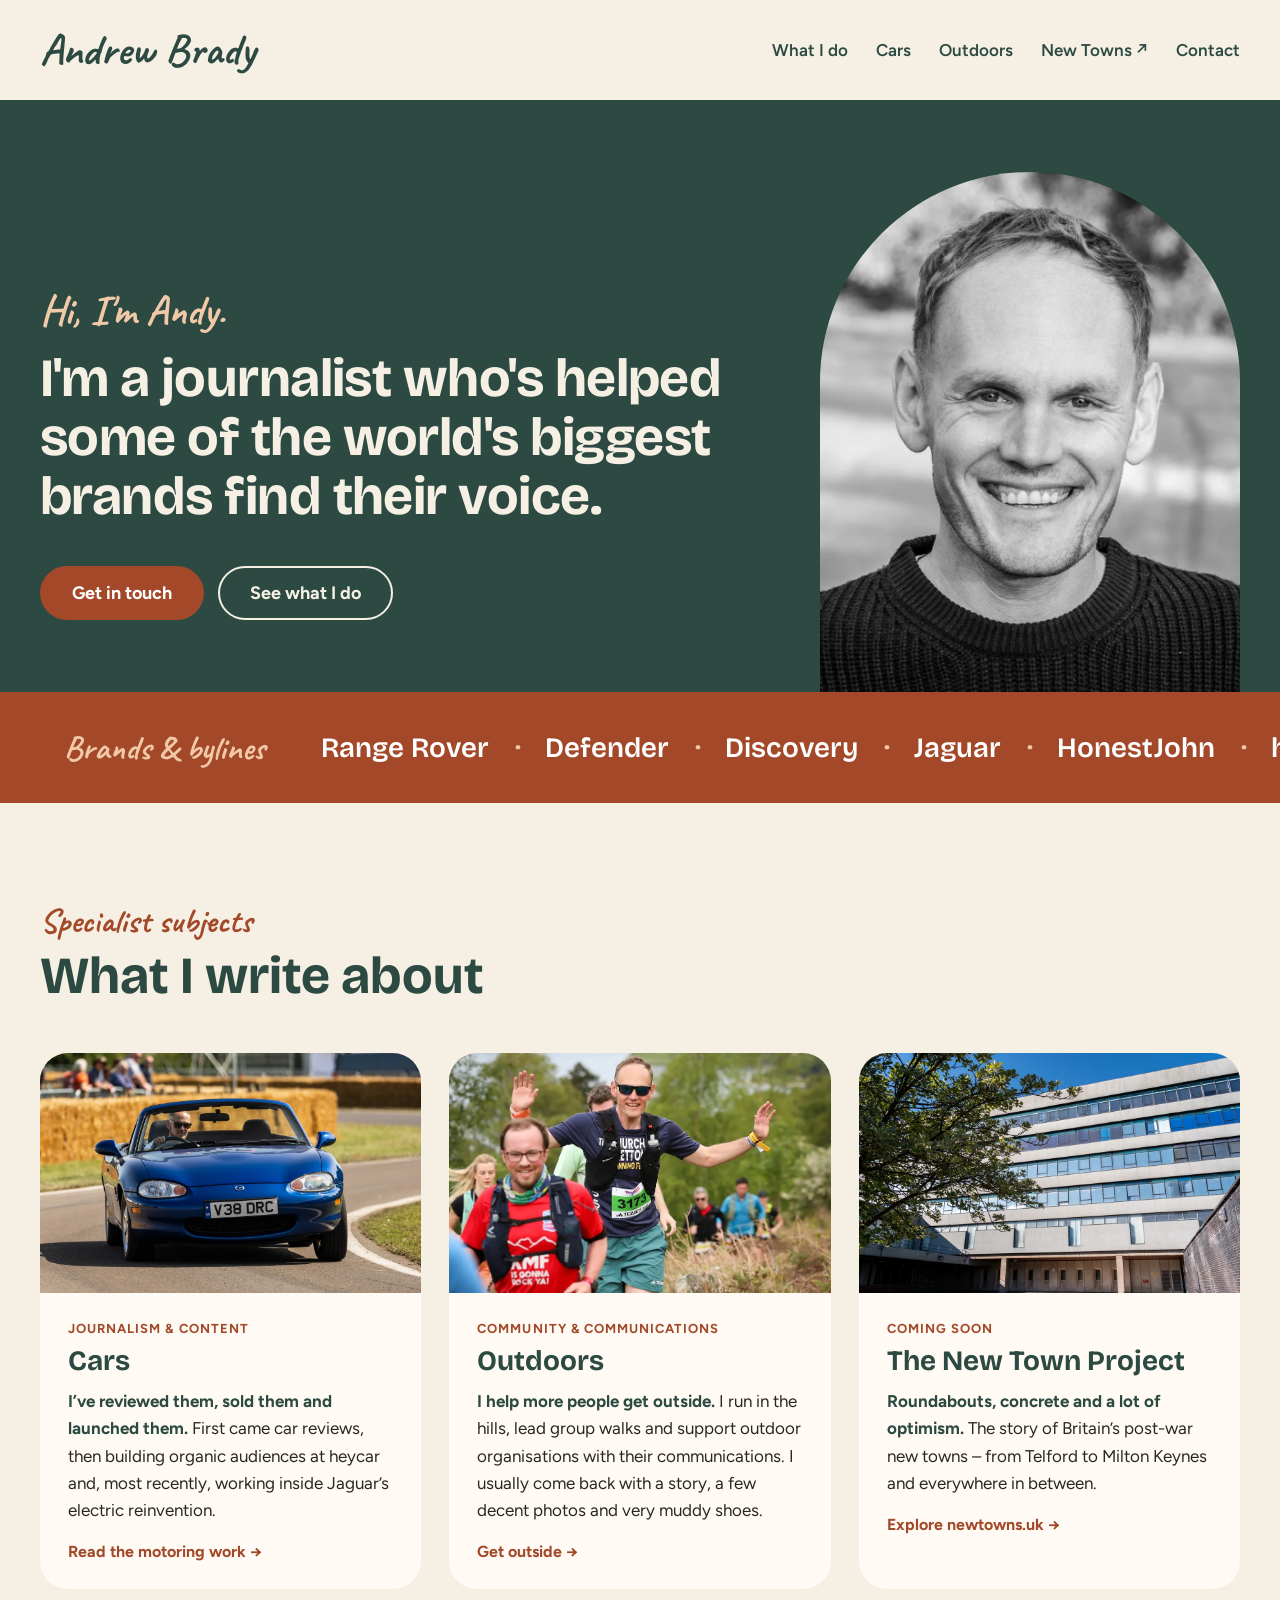
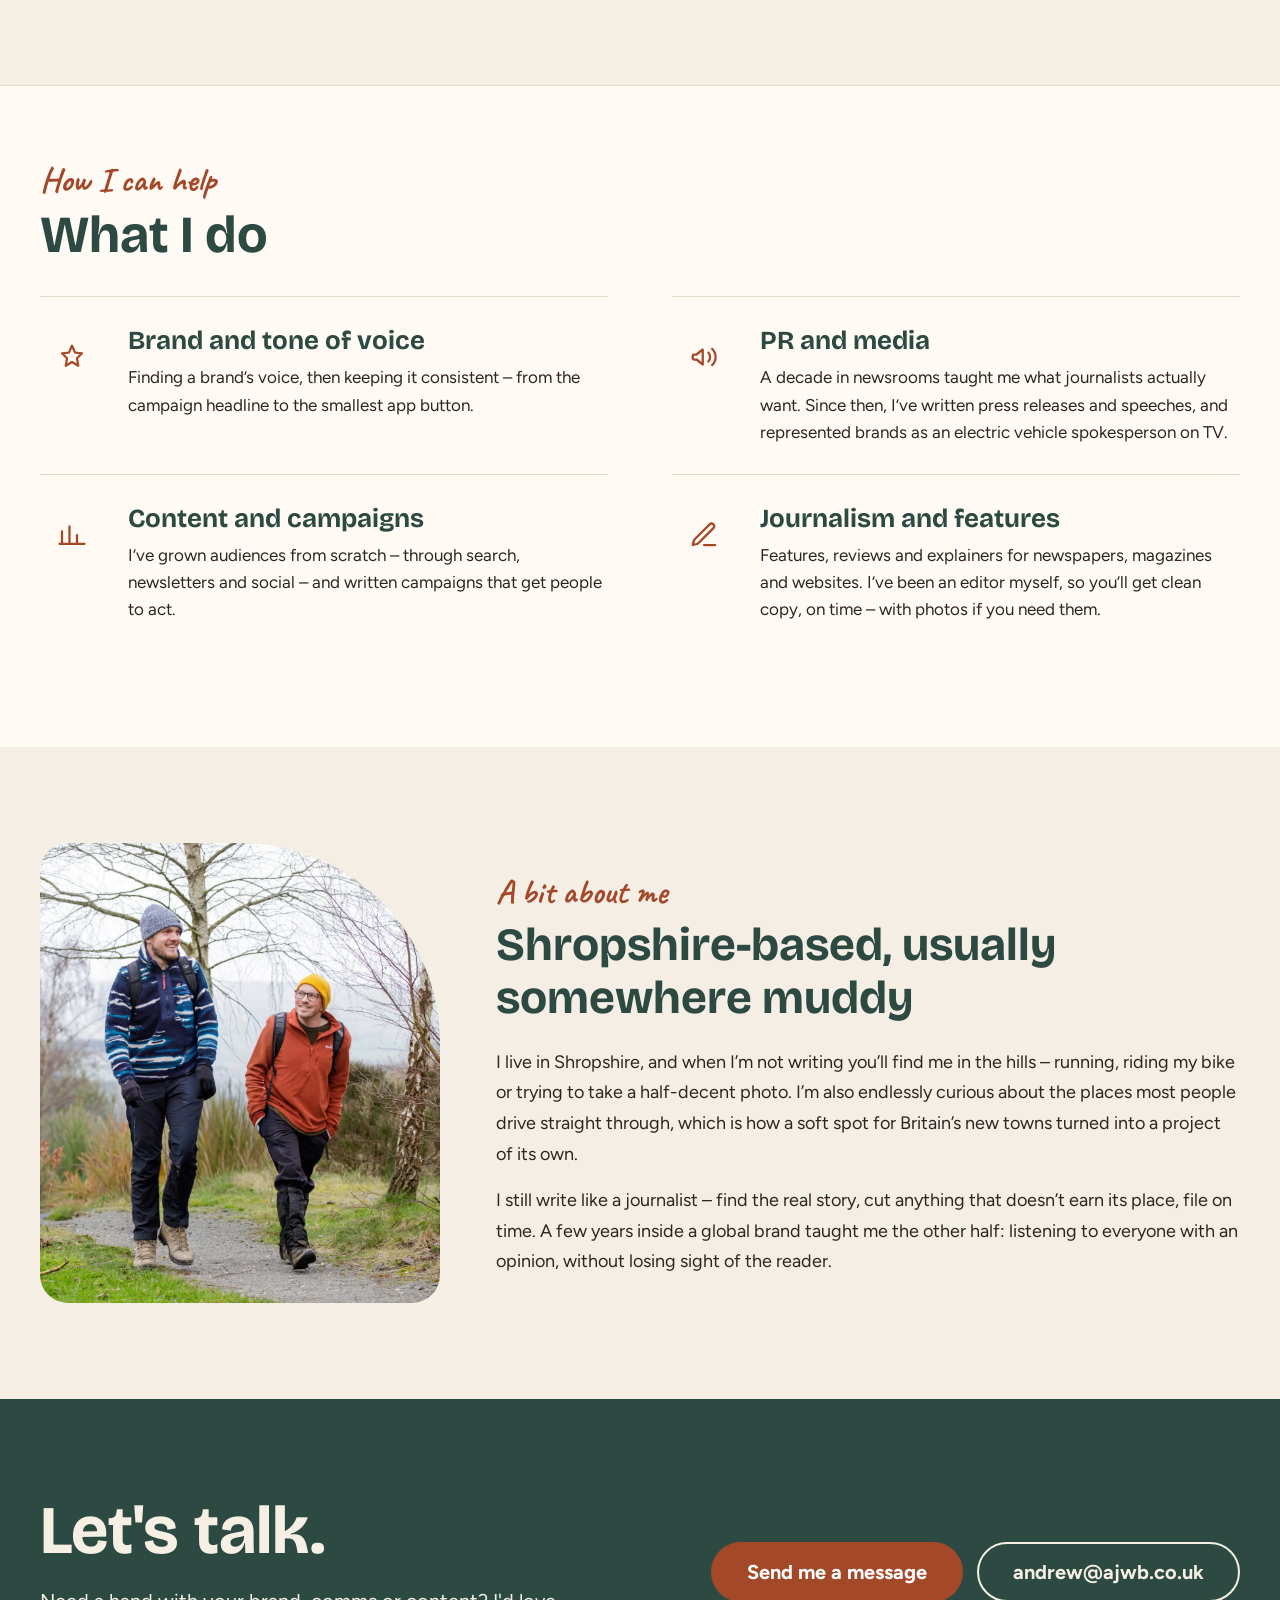
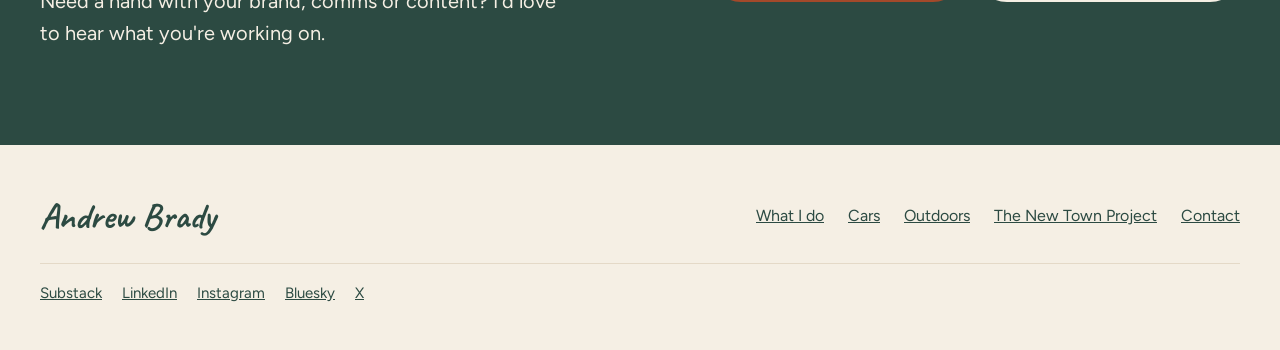
<file: index.html>
<!DOCTYPE html>
<html lang="en-GB">
<head>
<meta charset="UTF-8"/>
<meta name="viewport" content="width=device-width, initial-scale=1.0"/>
<title>Andrew Brady – Journalist, writer and communicator</title>
<meta name="description" content="Journalist who's helped some of the world's biggest brands find their voice. Brand, PR and content – plus freelance features on cars and the outdoors."/>
<link rel="canonical" href="https://andrewbrady.net/"/>
<link rel="icon" href="data:image/svg+xml,%3Csvg xmlns=%27http://www.w3.org/2000/svg%27 viewBox=%270 0 64 64%27%3E%3Crect width=%2764%27 height=%2764%27 rx=%2712%27 fill=%27%232C4A42%27/%3E%3Ctext x=%2732%27 y=%2743%27 font-family=%27Arial,sans-serif%27 font-size=%2728%27 font-weight=%27700%27 fill=%27white%27 text-anchor=%27middle%27%3EAB%3C/text%3E%3C/svg%3E"/>
<meta property="og:type" content="website"/>
<meta property="og:site_name" content="Andrew Brady"/>
<meta property="og:title" content="Andrew Brady – Journalist, writer and communicator"/>
<meta property="og:description" content="Journalist who's helped some of the world's biggest brands find their voice. Brand, PR and content – plus freelance features on cars and the outdoors."/>
<meta property="og:url" content="https://andrewbrady.net/"/>
<meta property="og:image" content="https://andrewbrady.net/img/og-andrew-brady-headshot.jpg"/>
<meta name="twitter:card" content="summary_large_image"/>
<script type="application/ld+json">
{"@context":"https://schema.org","@type":"Person","name":"Andrew Brady","url":"https://andrewbrady.net/","jobTitle":"Journalist and communicator","email":"andrew@ajwb.co.uk","sameAs":["https://uk.linkedin.com/in/theandrewbrady","https://instagram.com/TheAndrewBrady","https://bsky.app/profile/andyjwb.co.uk","https://x.com/TheAndrewBrady","https://andrewbradywrites.substack.com"]}
</script>
<script async src="https://www.googletagmanager.com/gtag/js?id=G-EZ90FHD4YD"></script>
<script>
  window.dataLayer = window.dataLayer || [];
  function gtag(){dataLayer.push(arguments);}
  gtag('js', new Date());
  gtag('config', 'G-EZ90FHD4YD');
</script>
<link rel="preconnect" href="https://fonts.googleapis.com"/>
<link rel="preconnect" href="https://fonts.gstatic.com" crossorigin/>
<link href="https://fonts.googleapis.com/css2?family=Bricolage+Grotesque:opsz,wght@12..96,600;12..96,700&family=Figtree:wght@400;500;600;700&family=Caveat:wght@600;700&display=swap" rel="stylesheet"/>
<style>
body{margin:0;background:#F5EFE4}
a{color:var(--primary)}a:hover{color:var(--accent)}
@keyframes byline-scroll{from{transform:translateX(0)}to{transform:translateX(-50%)}}
.byline-track{display:flex;width:max-content;animation:byline-scroll 40s linear infinite}
.byline-track:hover{animation-play-state:paused}
.byline-track a,.byline-track span{font-family:'Bricolage Grotesque',sans-serif;font-size:24px;font-weight:600;color:var(--primary);text-decoration:none;white-space:nowrap;padding:0 28px;position:relative}
.byline-track a::after,.byline-track span::after{content:'·';position:absolute;right:-4px;color:var(--accent)}
.byline-track a:hover{color:var(--accent)}
.on-rust .byline-track a,.on-rust .byline-track span{color:var(--on-accent);font-size:28px}
.on-rust .byline-track a:hover{color:var(--highlight)}
.on-rust .byline-track a::after,.on-rust .byline-track span::after{color:var(--highlight)}
@media (max-width: 640px){section.on-rust{flex-direction:column;align-items:stretch !important;gap:6px;padding:24px 0 !important}section.on-rust>p{padding:0 24px !important;font-size:28px !important;background:none !important}section.on-rust>div{flex:none !important;width:100%}.on-rust .byline-track a,.on-rust .byline-track span{font-size:22px;padding:0 20px}}
@media (prefers-reduced-motion: reduce){.byline-track{animation:none;flex-wrap:wrap;width:auto}}

html{scroll-behavior:smooth}
img{max-width:100%}
details.acc>summary{list-style:none;box-sizing:border-box}
details.acc>summary::-webkit-details-marker{display:none}
details.acc .sign::before{content:'+'}
details.acc[open] .sign::before{content:'\2212'}
#form-confirmation[hidden]{display:none}
</style>
</head>
<body>
<div style="--primary:#2C4A42; --on-primary:#F5EFE4; --accent:#A3492A; --on-accent:#FFFFFF; --highlight:#F2C9A8; --bg:#F5EFE4; --surface:#FFFBF4; --text:#2A2622; --muted:#5A4E40; --line:#E4D9C7; --ph:#D9C9B0; font-family: 'Figtree', sans-serif; color: var(--text); background: var(--bg); width: 100%">

<header style="max-width: 1200px; margin: 0 auto; padding: 28px 24px; display: flex; flex-wrap: wrap; align-items: center; justify-content: space-between; gap: 16px">
<a href="#top" style="font-family: 'Caveat', cursive; font-weight: 700; font-size: 44px; line-height: 1; color: var(--primary); text-decoration: none">Andrew Brady</a>
<nav aria-label="Primary" style="display: flex; flex-wrap: wrap; gap: 28px; font-size: 17px; font-weight: 600">
<a href="#services" style="text-decoration: none">What I do</a>
<a href="cars.html" style="text-decoration: none">Cars</a>
<a href="outdoors.html" style="text-decoration: none">Outdoors</a>
<a href="https://newtowns.uk" style="text-decoration: none">New Towns ↗</a>
<a href="contact.html" style="text-decoration: none">Contact</a>
</nav>
</header>

<section id="top" style="background: var(--primary); color: var(--on-primary); position: relative; overflow: hidden">
<div style="max-width: 1200px; margin: 0 auto; padding: 72px 24px 0; display: flex; flex-wrap: wrap; gap: 48px; align-items: flex-end">
<div style="flex: 1 1 520px; min-width: 0; padding-bottom: 72px">
<p style="font-family: 'Caveat', cursive; font-weight: 700; font-size: 42px; margin: 0 0 12px; color: var(--highlight)">Hi, I'm Andy.</p>
<h1 style="font-family: 'Bricolage Grotesque', sans-serif; font-size: clamp(34px, 4.2vw, 56px); font-weight: 700; line-height: 1.1; letter-spacing: -0.01em; margin: 0 0 40px">I'm a journalist who's helped some of the world's biggest brands find their voice.</h1>
<div style="display: flex; flex-wrap: wrap; gap: 14px">
<a href="contact.html" style="background: var(--accent); color: var(--on-accent); text-decoration: none; font-weight: 700; font-size: 18px; padding: 16px 32px; border-radius: 999px">Get in touch</a>
<a href="#services" style="background: transparent; color: var(--on-primary); text-decoration: none; font-weight: 700; font-size: 18px; padding: 14px 30px; border-radius: 999px; border: 2px solid var(--on-primary)">See what I do</a>
</div>
</div>
<img src="img/andrew-brady-headshot.webp" alt="Andrew Brady, smiling, in a black jumper" style="flex: 0 1 420px; min-width: 260px; width: 420px; height: 520px; border-radius: 220px 220px 0 0; object-fit: cover; object-position: 50% 40%; display: block">
</div>
</section>


<section aria-label="Brands and publications I've written for" class="on-rust" style="background: var(--accent); color: var(--on-accent); padding: 34px 0; display: flex; align-items: center; overflow: hidden">
<p style="flex: 0 0 auto; margin: 0; padding: 0 28px 0 max(24px, calc((100% - 1200px) / 2 + 24px)); font-family: 'Caveat', cursive; font-weight: 700; font-size: 34px; color: var(--highlight); background: var(--accent); position: relative; z-index: 1">Brands &amp; bylines</p>
<div style="flex: 1 1 auto; min-width: 0; overflow: hidden">
<div class="byline-track">
<div style="display: flex">
<span>Range Rover</span>
<span>Defender</span>
<span>Discovery</span>
<span>Jaguar</span>
<a href="https://www.honestjohn.co.uk">HonestJohn</a>
<a href="https://heycar.com/uk">heycar</a>
<a href="https://www.motoringresearch.com">Motoring Research</a>
<a href="https://www.pistonheads.com">PistonHeads</a>
<a href="https://www.cityam.com">City AM</a>
<a href="https://www.msn.com/en-gb">MSN</a>
<a href="https://www.fleetnews.co.uk">Fleet News</a>
<a href="https://www.auto-italia.net">Auto Italia</a>
<a href="https://www.mx5oc.co.uk">Mazda MX-5 Owners Club</a>
<a href="https://www.bordercountiesadvertizer.co.uk">Oswestry Advertizer</a>
<a href="https://www.shropshirestar.com">Shropshire Star</a>
<a href="https://www.campingandcaravanningclub.co.uk">Camping &amp; Caravanning</a>
</div>
<div style="display: flex" aria-hidden="true">
<span>Range Rover</span>
<span>Defender</span>
<span>Discovery</span>
<span>Jaguar</span>
<a tabindex="-1" href="https://www.honestjohn.co.uk">HonestJohn</a>
<a tabindex="-1" href="https://heycar.com/uk">heycar</a>
<a tabindex="-1" href="https://www.motoringresearch.com">Motoring Research</a>
<a tabindex="-1" href="https://www.pistonheads.com">PistonHeads</a>
<a tabindex="-1" href="https://www.cityam.com">City AM</a>
<a tabindex="-1" href="https://www.msn.com/en-gb">MSN</a>
<a tabindex="-1" href="https://www.fleetnews.co.uk">Fleet News</a>
<a tabindex="-1" href="https://www.auto-italia.net">Auto Italia</a>
<a tabindex="-1" href="https://www.mx5oc.co.uk">Mazda MX-5 Owners Club</a>
<a tabindex="-1" href="https://www.bordercountiesadvertizer.co.uk">Oswestry Advertizer</a>
<a tabindex="-1" href="https://www.shropshirestar.com">Shropshire Star</a>
<a tabindex="-1" href="https://www.campingandcaravanningclub.co.uk">Camping &amp; Caravanning</a>
</div>
</div>
</div>
</section>

<section id="projects" style="max-width: 1200px; margin: 0 auto; padding: 96px 24px">
<p style="font-family: 'Caveat', cursive; font-weight: 700; font-size: 34px; color: var(--accent); margin: 0 0 6px">Specialist subjects</p>
<h2 style="font-family: 'Bricolage Grotesque', sans-serif; font-size: clamp(34px, 4.2vw, 52px); font-weight: 700; line-height: 1.1; margin: 0 0 48px; color: var(--primary)">What I write about</h2>
<div style="display: grid; grid-template-columns: repeat(auto-fit, minmax(min(300px, 100%), 1fr)); gap: 28px">

<a href="cars.html" style="text-decoration: none; color: var(--text); background: var(--surface); border-radius: 28px; overflow: hidden; display: flex; flex-direction: column">
<img loading="lazy" src="img/sw-mx5-goodwood.webp" alt="Andy driving a blue Mazda MX-5 on a track lined with hay bales" style="width: 100%; height: 240px; object-fit: cover; object-position: 50% 45%; display: block">
<div style="padding: 28px">
<p style="font-size: 13px; font-weight: 700; letter-spacing: 0.08em; text-transform: uppercase; margin: 0 0 8px; color: var(--accent)">Journalism &amp; content</p>
<h3 style="font-family: 'Bricolage Grotesque', sans-serif; font-size: 28px; font-weight: 700; margin: 0 0 10px; color: var(--primary)">Cars</h3>
<p style="font-size: 17px; line-height: 1.6; margin: 0 0 18px"><strong style="color: var(--primary)">I’ve reviewed them, sold them and launched them.</strong> First came car reviews, then building organic audiences at heycar and, most recently, working inside Jaguar’s electric reinvention.</p>
<span style="font-weight: 700; color: var(--accent)">Read the motoring work →</span>
</div>
</a>

<a href="outdoors.html" style="text-decoration: none; color: var(--text); background: var(--surface); border-radius: 28px; overflow: hidden; display: flex; flex-direction: column">
<img loading="lazy" src="img/andrew-brady-trail-race-colour.webp" alt="Andy running a trail race, arms out and grinning" style="width: 100%; height: 240px; object-fit: cover; object-position: 50% 30%; display: block">
<div style="padding: 28px">
<p style="font-size: 13px; font-weight: 700; letter-spacing: 0.08em; text-transform: uppercase; margin: 0 0 8px; color: var(--accent)">Community &amp; communications</p>
<h3 style="font-family: 'Bricolage Grotesque', sans-serif; font-size: 28px; font-weight: 700; margin: 0 0 10px; color: var(--primary)">Outdoors</h3>
<p style="font-size: 17px; line-height: 1.6; margin: 0 0 18px"><strong style="color: var(--primary)">I help more people get outside.</strong> I run in the hills, lead group walks and support outdoor organisations with their communications. I usually come back with a story, a few decent photos and very muddy shoes.</p>
<span style="font-weight: 700; color: var(--accent)">Get outside →</span>
</div>
</a>

<a href="https://newtowns.uk" style="text-decoration: none; color: var(--text); background: var(--surface); border-radius: 28px; overflow: hidden; display: flex; flex-direction: column">
<img loading="lazy" src="img/home-new-town-office-block.webp" alt="A concrete 1970s new town office block under a blue sky" style="width: 100%; height: 240px; object-fit: cover; object-position: 60% 40%; display: block">
<div style="padding: 28px">
<p style="font-size: 13px; font-weight: 700; letter-spacing: 0.08em; text-transform: uppercase; margin: 0 0 8px; color: var(--accent)">Coming soon</p>
<h3 style="font-family: 'Bricolage Grotesque', sans-serif; font-size: 28px; font-weight: 700; margin: 0 0 10px; color: var(--primary)">The New Town Project</h3>
<p style="font-size: 17px; line-height: 1.6; margin: 0 0 18px"><strong style="color: var(--primary)">Roundabouts, concrete and a lot of optimism.</strong> The story of Britain’s post-war new towns – from Telford to Milton Keynes and everywhere in between.</p>
<span style="font-weight: 700; color: var(--accent)">Explore newtowns.uk →</span>
</div>
</a>

</div>
</section>

<section id="services" style="border-top: 1px solid var(--line); background-color: #FFFBF4">
<div style="max-width: 1200px; margin: 0 auto; padding: 72px 24px 96px">
<p style="font-family: 'Caveat', cursive; font-weight: 700; font-size: 34px; color: var(--accent); margin: 0 0 6px">How I can help</p>
<h2 style="font-family: 'Bricolage Grotesque', sans-serif; font-size: clamp(34px, 4.2vw, 52px); font-weight: 700; line-height: 1.1; margin: 0 0 32px; color: var(--primary)">What I do</h2>
<div style="display: grid; grid-template-columns: repeat(auto-fit, minmax(min(420px, 100%), 1fr)); column-gap: 64px">
<div style="border-top: 1px solid var(--line); padding: 28px 0; display: flex; gap: 24px; align-items: flex-start">
<div style="flex: 0 0 64px; width: 64px; height: 64px; border-radius: 50%; background: var(--surface); display: flex; align-items: center; justify-content: center"><svg width="30" height="30" viewBox="0 0 24 24" fill="none" stroke="var(--accent)" stroke-width="1.8" stroke-linecap="round" stroke-linejoin="round" aria-hidden="true"><path d="M12 3l2.5 5.5L20 9l-4 4 1 6-5-3-5 3 1-6-4-4 5.5-.5z"></path></svg></div>
<div style="flex: 1 1 auto; min-width: 0">
<h3 style="font-family: 'Bricolage Grotesque', sans-serif; font-size: 26px; font-weight: 700; margin: 0 0 8px; color: var(--primary)">Brand and tone of voice</h3>
<p style="font-size: 17px; line-height: 1.6; margin: 0">Finding a brand’s voice, then keeping it consistent – from the campaign headline to the smallest app button.</p>
</div>
</div>
<div style="border-top: 1px solid var(--line); padding: 28px 0; display: flex; gap: 24px; align-items: flex-start">
<div style="flex: 0 0 64px; width: 64px; height: 64px; border-radius: 50%; background: var(--surface); display: flex; align-items: center; justify-content: center"><svg width="30" height="30" viewBox="0 0 24 24" fill="none" stroke="var(--accent)" stroke-width="1.8" stroke-linecap="round" stroke-linejoin="round" aria-hidden="true"><path d="M3 11v2a1 1 0 0 0 1 1h2l5 4V6L6 10H4a1 1 0 0 0-1 1z"></path><path d="M15.5 8.5a5 5 0 0 1 0 7M18.5 5.5a9 9 0 0 1 0 13"></path></svg></div>
<div style="flex: 1 1 auto; min-width: 0">
<h3 style="font-family: 'Bricolage Grotesque', sans-serif; font-size: 26px; font-weight: 700; margin: 0 0 8px; color: var(--primary)">PR and media</h3>
<p style="font-size: 17px; line-height: 1.6; margin: 0">A decade in newsrooms taught me what journalists actually want. Since then, I’ve written press releases and speeches, and represented brands as an electric vehicle spokesperson on TV.</p>
</div>
</div>
<div style="border-top: 1px solid var(--line); padding: 28px 0; display: flex; gap: 24px; align-items: flex-start">
<div style="flex: 0 0 64px; width: 64px; height: 64px; border-radius: 50%; background: var(--surface); display: flex; align-items: center; justify-content: center"><svg width="30" height="30" viewBox="0 0 24 24" fill="none" stroke="var(--accent)" stroke-width="1.8" stroke-linecap="round" stroke-linejoin="round" aria-hidden="true"><path d="M4 19V9M10 19V5M16 19v-7M22 19H2"></path></svg></div>
<div style="flex: 1 1 auto; min-width: 0">
<h3 style="font-family: 'Bricolage Grotesque', sans-serif; font-size: 26px; font-weight: 700; margin: 0 0 8px; color: var(--primary)">Content and campaigns</h3>
<p style="font-size: 17px; line-height: 1.6; margin: 0">I’ve grown audiences from scratch – through search, newsletters and social – and written campaigns that get people to act.</p>
</div>
</div>
<div style="border-top: 1px solid var(--line); padding: 28px 0; display: flex; gap: 24px; align-items: flex-start">
<div style="flex: 0 0 64px; width: 64px; height: 64px; border-radius: 50%; background: var(--surface); display: flex; align-items: center; justify-content: center"><svg width="30" height="30" viewBox="0 0 24 24" fill="none" stroke="var(--accent)" stroke-width="1.8" stroke-linecap="round" stroke-linejoin="round" aria-hidden="true"><path d="M12 20h9"></path><path d="M16.5 3.5a2.1 2.1 0 0 1 3 3L7 19l-4 1 1-4z"></path></svg></div>
<div style="flex: 1 1 auto; min-width: 0">
<h3 style="font-family: 'Bricolage Grotesque', sans-serif; font-size: 26px; font-weight: 700; margin: 0 0 8px; color: var(--primary)">Journalism and features</h3>
<p style="font-size: 17px; line-height: 1.6; margin: 0">Features, reviews and explainers for newspapers, magazines and websites. I’ve been an editor myself, so you’ll get clean copy, on time – with photos if you need them.</p>
</div>
</div>
</div>
</div>
</section>

<section id="about" style="background-color: #F5EEE4">
<div style="max-width: 1200px; margin: 0 auto; padding: 96px 24px; display: flex; flex-wrap: wrap; gap: 56px; align-items: center">
<img loading="lazy" src="img/andrew-brady-walking-with-a-friend.webp" alt="Andy and a friend walking a gravel path through birch woods" style="flex: 0 1 400px; min-width: 260px; width: 400px; height: 460px; border-radius: 28px 200px 28px 28px; object-fit: cover; object-position: 60% 50%; display: block">
<div style="flex: 1 1 480px; min-width: 0">
<p style="font-family: 'Caveat', cursive; font-weight: 700; font-size: 34px; color: var(--accent); margin: 0 0 6px">A bit about me</p>
<h2 style="font-family: 'Bricolage Grotesque', sans-serif; font-size: clamp(30px, 3.8vw, 46px); font-weight: 700; line-height: 1.15; margin: 0 0 22px; color: var(--primary)">Shropshire-based, usually somewhere muddy</h2>
<p style="font-size: 18px; line-height: 1.7; margin: 0 0 16px">I live in Shropshire, and when I’m not writing you’ll find me in the hills – running, riding my bike or trying to take a half-decent photo. I’m also endlessly curious about the places most people drive straight through, which is how a soft spot for Britain’s new towns turned into a project of its own.</p>
<p style="font-size: 18px; line-height: 1.7; margin: 0">I still write like a journalist – find the real story, cut anything that doesn’t earn its place, file on time. A few years inside a global brand taught me the other half: listening to everyone with an opinion, without losing sight of the reader.</p>
</div>
</div>
</section>

<section id="contact" style="background: var(--primary); color: var(--on-primary)">
<div style="max-width: 1200px; margin: 0 auto; padding: 96px 24px; display: flex; flex-wrap: wrap; gap: 40px; align-items: center; justify-content: space-between">
<div style="flex: 1 1 520px; min-width: 0">
<h2 style="font-family: 'Bricolage Grotesque', sans-serif; font-size: clamp(42px, 5.4vw, 68px); font-weight: 700; line-height: 1.05; margin: 0 0 18px">Let's talk.</h2>
<p style="font-size: 20px; line-height: 1.6; margin: 0; max-width: 540px">Need a hand with your brand, comms or content? I'd love to hear what you're working on.</p>
</div>
<div style="display: flex; flex-wrap: wrap; gap: 14px">
<a href="contact.html" style="background: var(--accent); color: var(--on-accent); text-decoration: none; font-weight: 700; font-size: 20px; padding: 18px 36px; border-radius: 999px">Send me a message</a>
<a href="mailto:andrew@ajwb.co.uk" style="color: var(--on-primary); text-decoration: none; font-weight: 700; font-size: 20px; padding: 16px 34px; border-radius: 999px; border: 2px solid var(--on-primary)">andrew@ajwb.co.uk</a>
</div>
</div>
</section>

<footer style="max-width: 1200px; margin: 0 auto; padding: 48px 24px; display: flex; flex-wrap: wrap; gap: 24px; align-items: center; justify-content: space-between">
<span style="font-family: 'Caveat', cursive; font-weight: 700; font-size: 36px; color: var(--primary)">Andrew Brady</span>
<nav style="display: flex; flex-wrap: wrap; gap: 24px; font-size: 16px">
<a href="#services">What I do</a>
<a href="cars.html">Cars</a>
<a href="outdoors.html">Outdoors</a>
<a href="https://newtowns.uk">The New Town Project</a>
<a href="contact.html">Contact</a>
</nav>
<nav aria-label="Elsewhere" style="flex-basis: 100%; display: flex; flex-wrap: wrap; gap: 20px; font-size: 15px; padding-top: 20px; border-top: 1px solid var(--line)">
<a href="https://andrewbradywrites.substack.com">Substack</a>
<a href="https://uk.linkedin.com/in/theandrewbrady">LinkedIn</a>
<a href="https://instagram.com/TheAndrewBrady">Instagram</a>
<a href="https://bsky.app/profile/andyjwb.co.uk">Bluesky</a>
<a href="https://x.com/TheAndrewBrady">X</a>
</nav>
</footer>

</div>
</body>
</html>
</file>
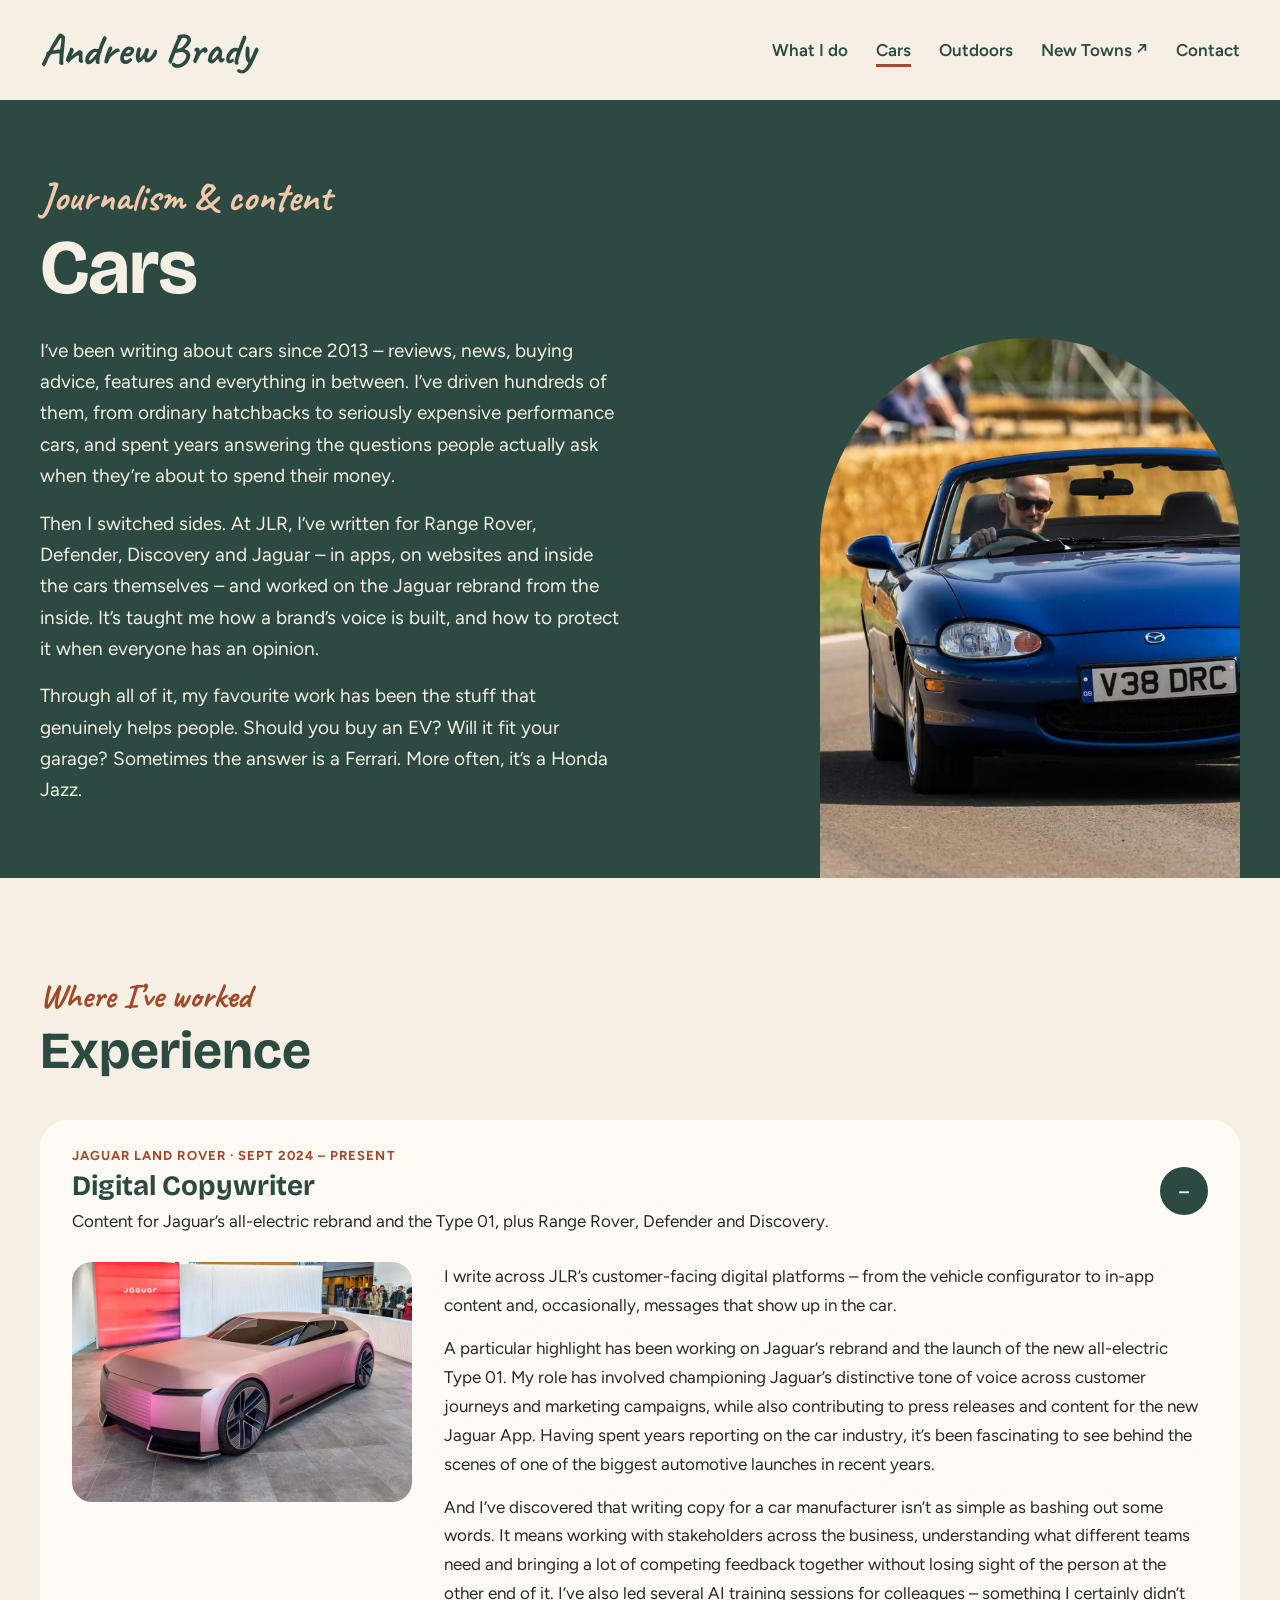
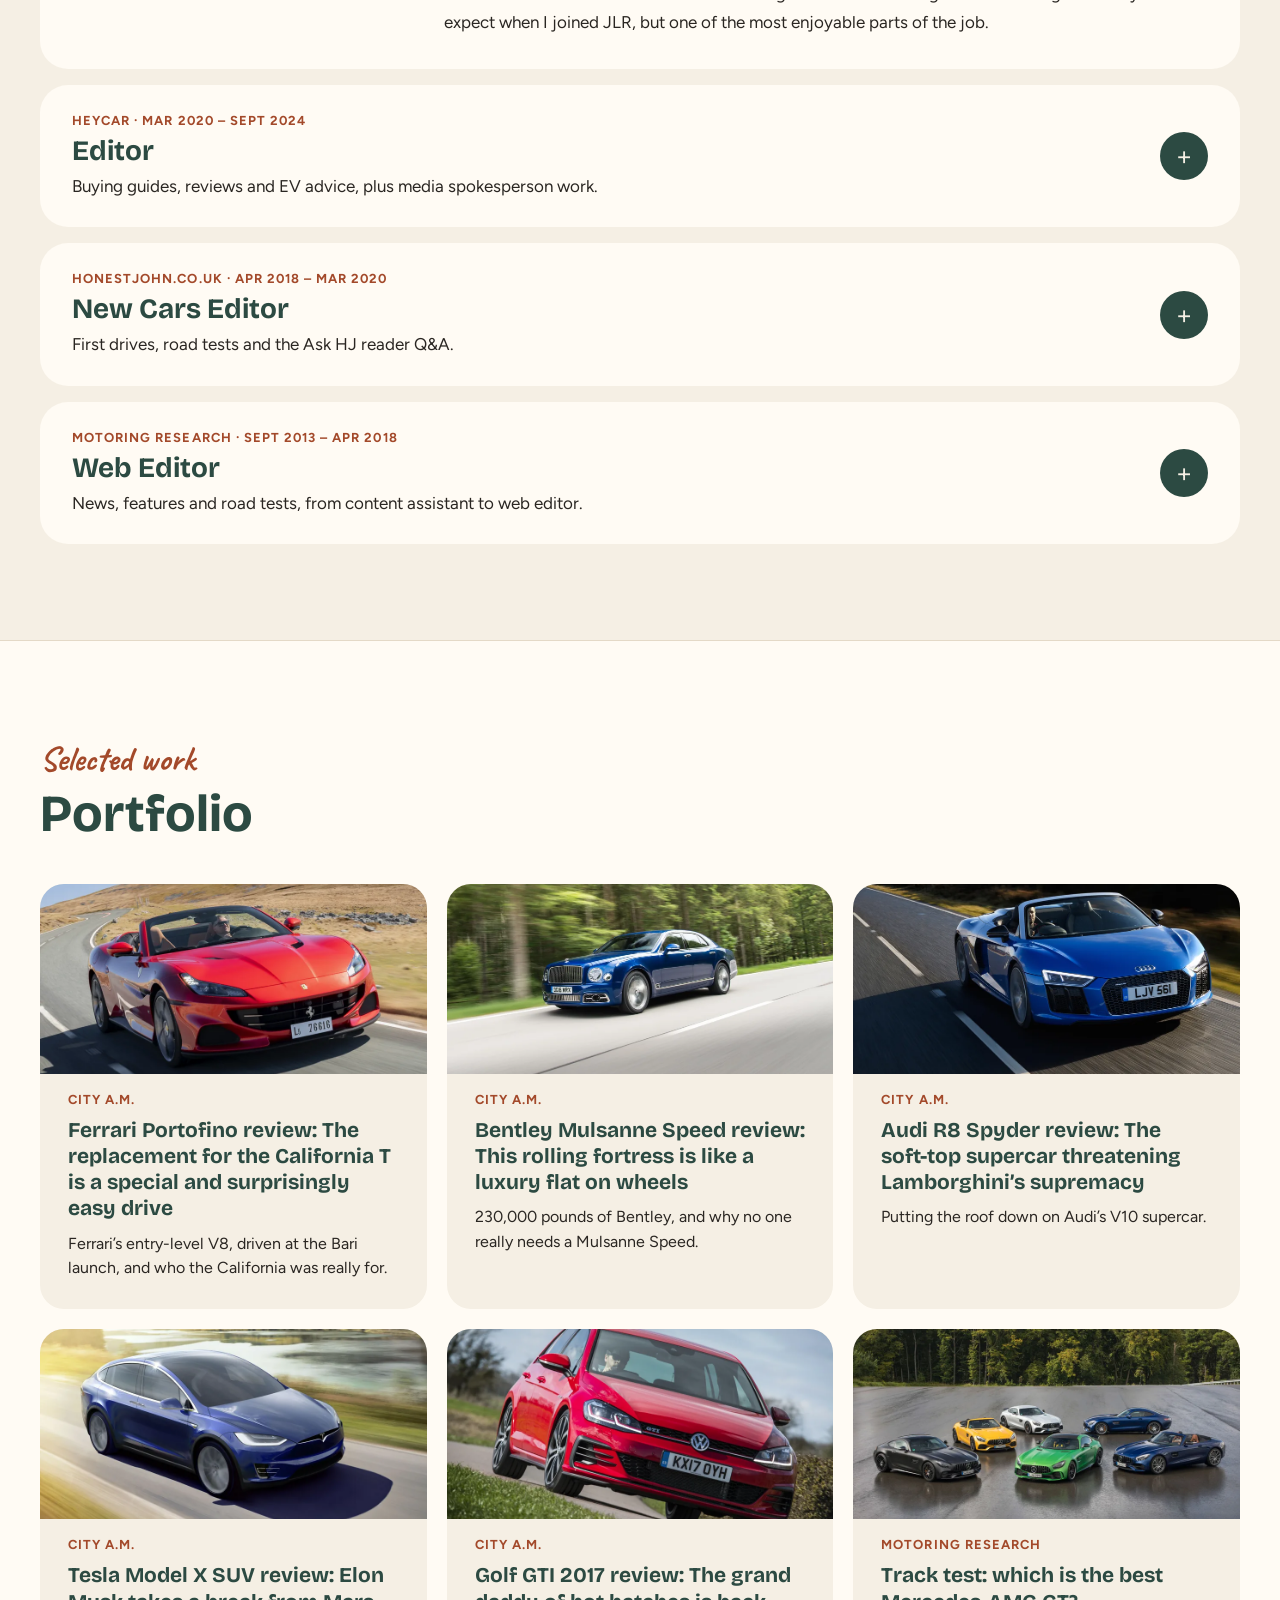
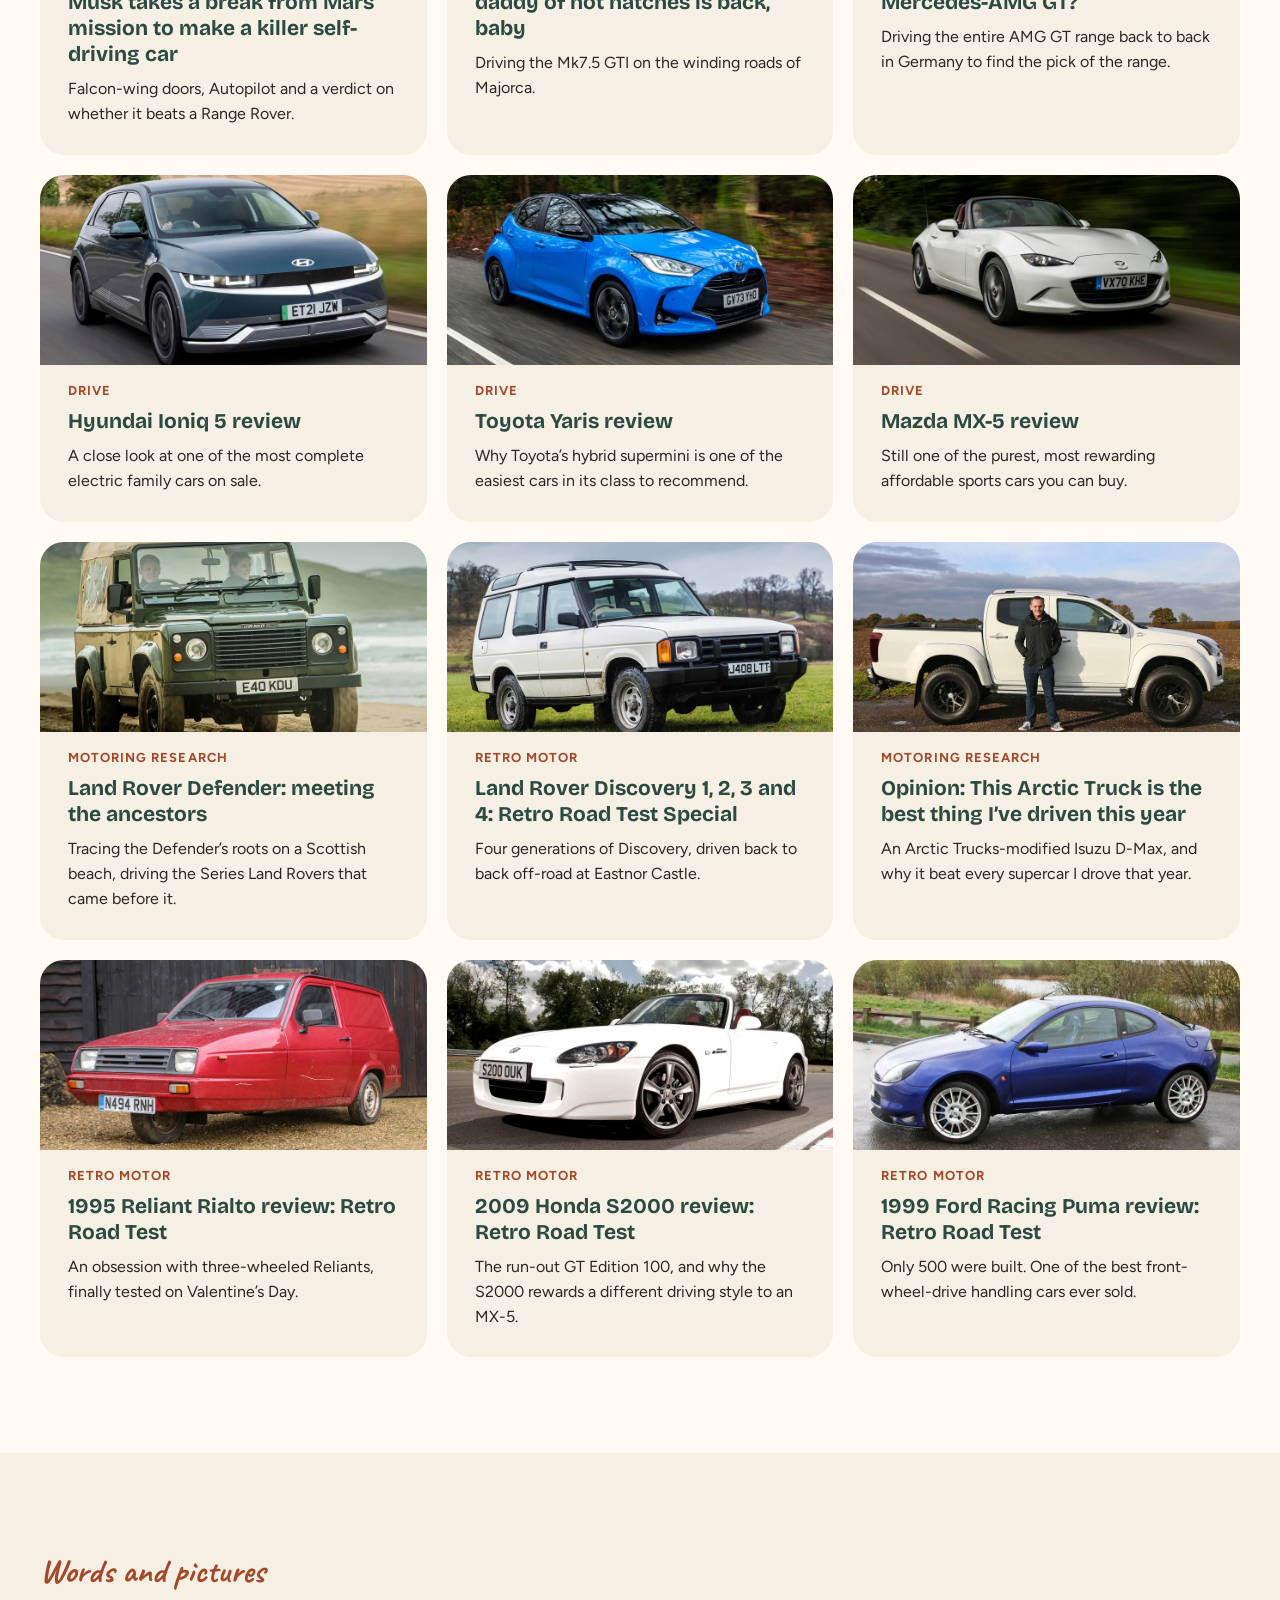
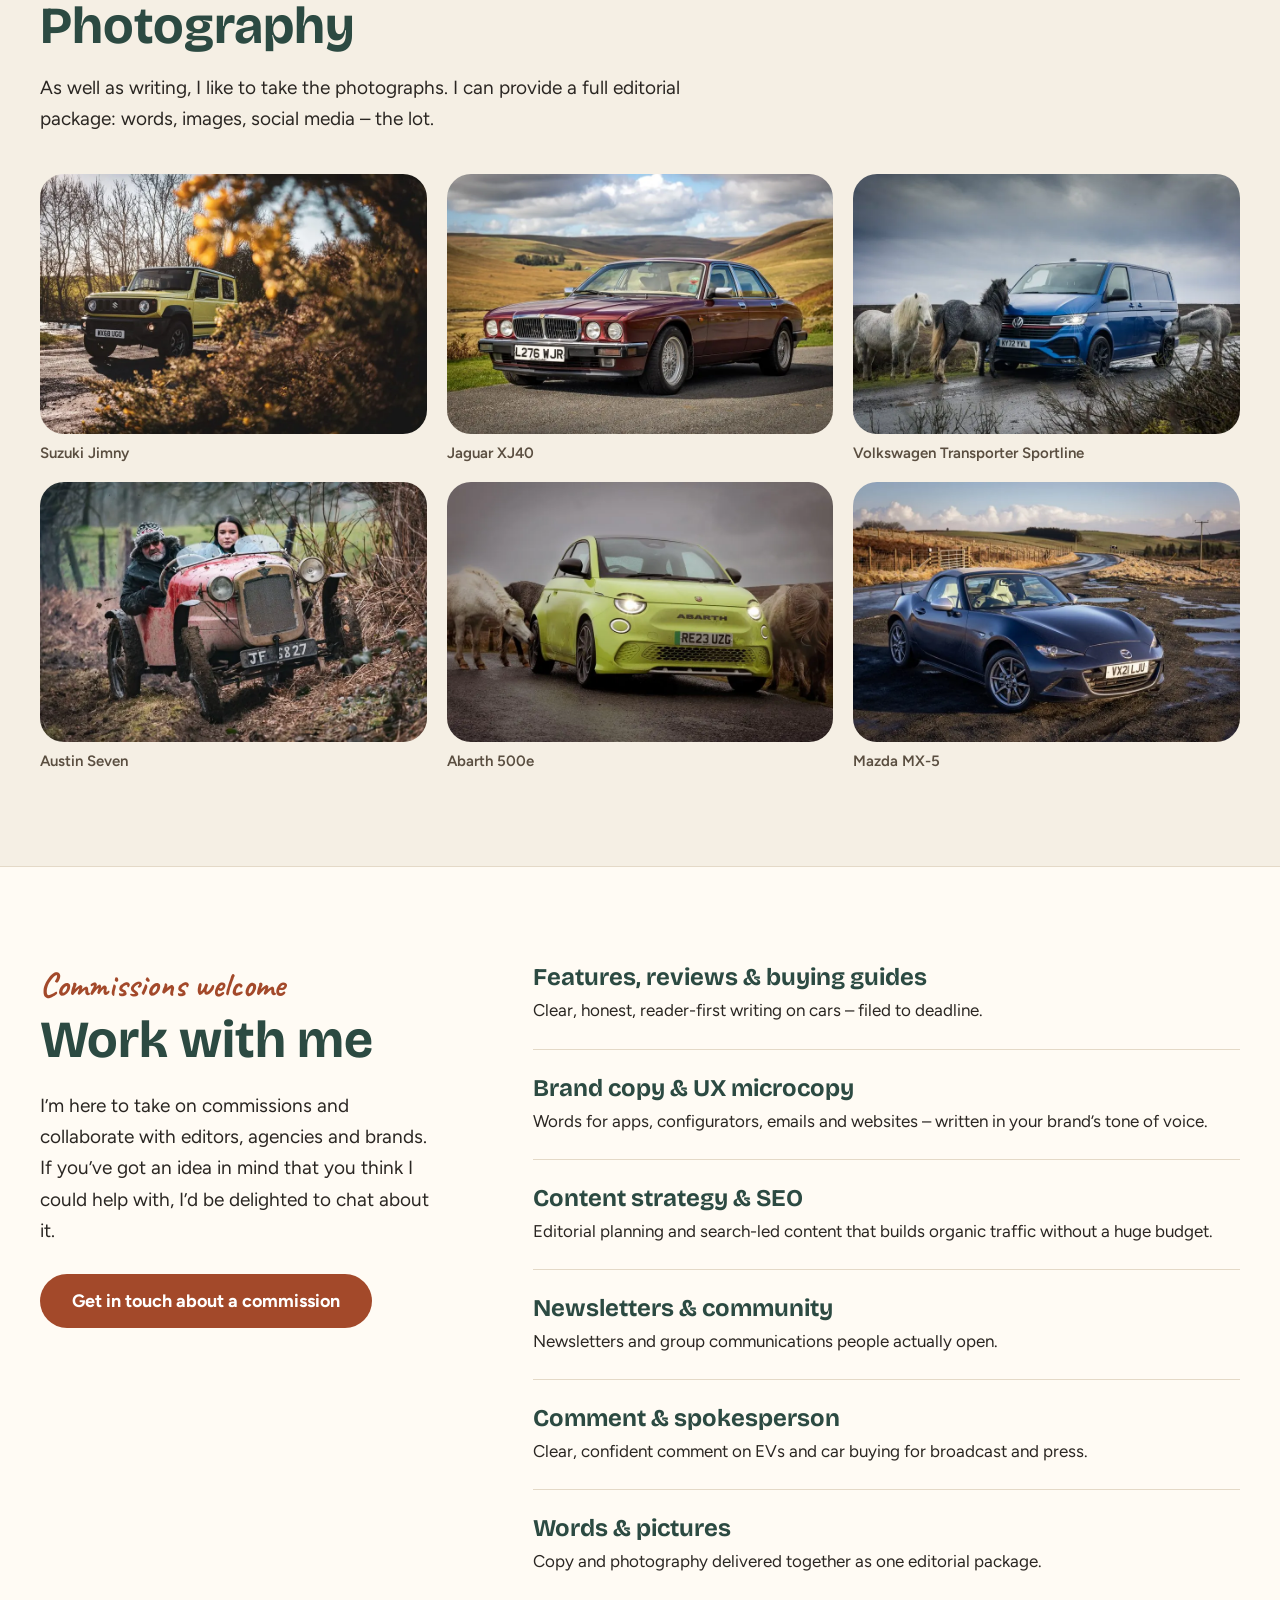
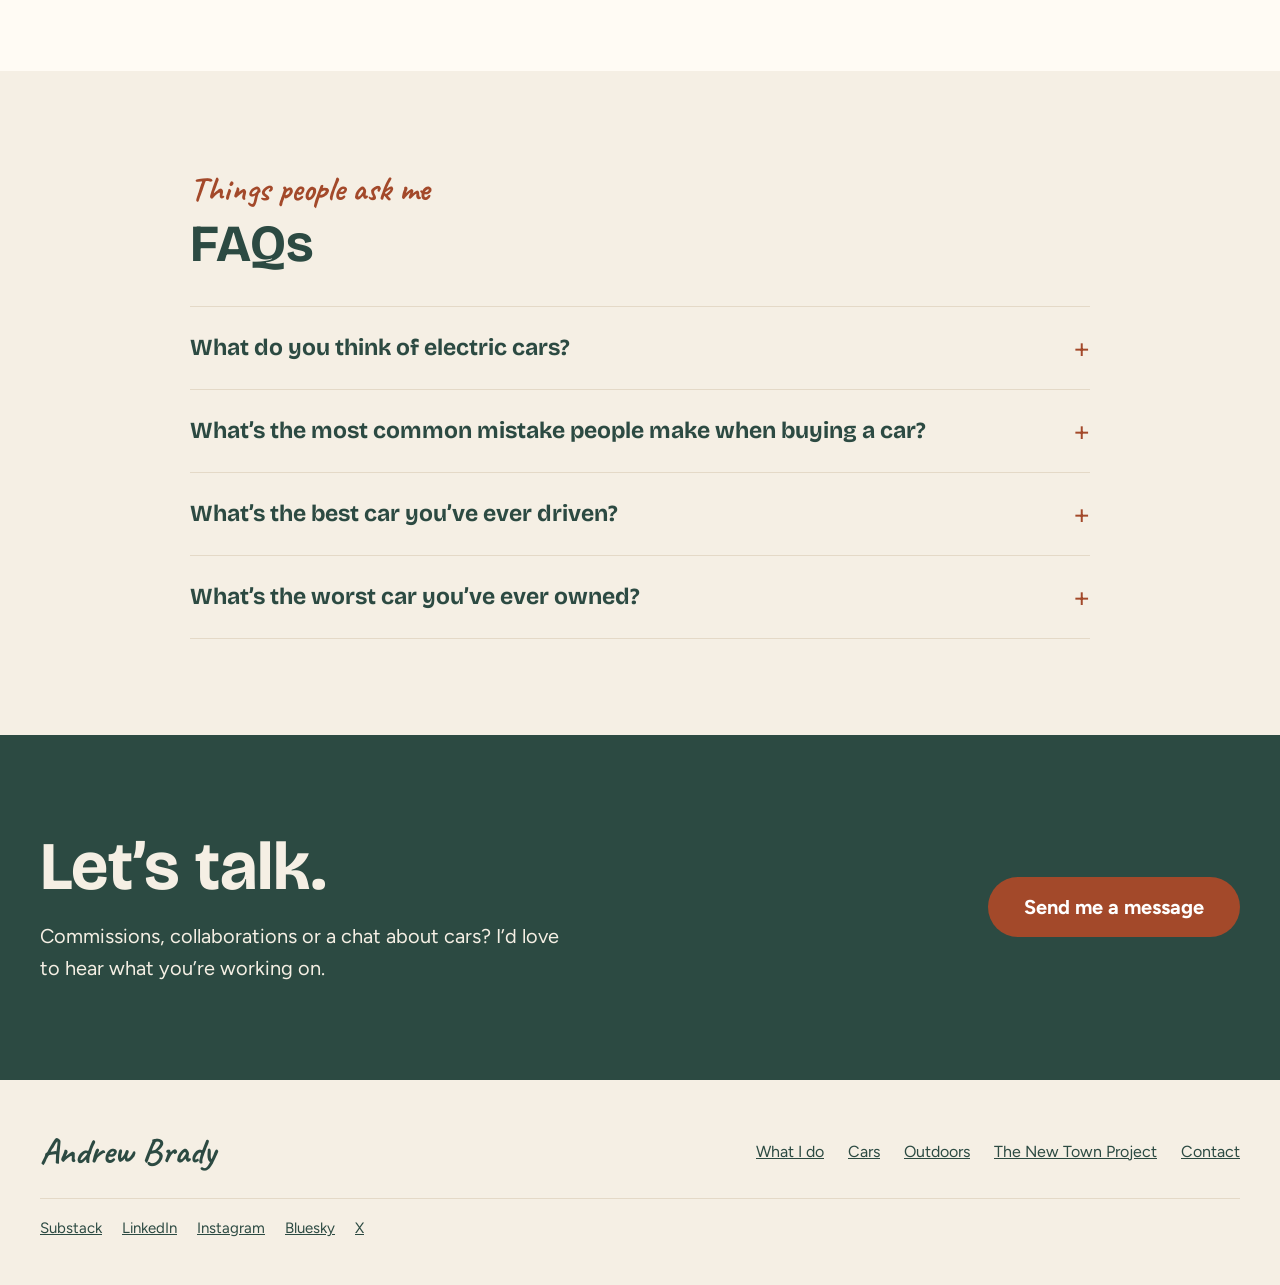
<file: cars.html>
<!DOCTYPE html>
<html lang="en-GB">
<head>
<meta charset="UTF-8"/>
<meta name="viewport" content="width=device-width, initial-scale=1.0"/>
<title>Cars – Andrew Brady</title>
<meta name="description" content="Andrew Brady on cars: more than a decade reviewing cars at Motoring Research and HonestJohn, building audiences at heycar and working on the Jaguar rebrand at JLR."/>
<link rel="canonical" href="https://andrewbrady.net/cars.html"/>
<link rel="icon" href="data:image/svg+xml,%3Csvg xmlns=%27http://www.w3.org/2000/svg%27 viewBox=%270 0 64 64%27%3E%3Crect width=%2764%27 height=%2764%27 rx=%2712%27 fill=%27%232C4A42%27/%3E%3Ctext x=%2732%27 y=%2743%27 font-family=%27Arial,sans-serif%27 font-size=%2728%27 font-weight=%27700%27 fill=%27white%27 text-anchor=%27middle%27%3EAB%3C/text%3E%3C/svg%3E"/>
<meta property="og:type" content="website"/>
<meta property="og:site_name" content="Andrew Brady"/>
<meta property="og:title" content="Cars – Andrew Brady"/>
<meta property="og:description" content="Andrew Brady on cars: more than a decade reviewing cars at Motoring Research and HonestJohn, building audiences at heycar and working on the Jaguar rebrand at JLR."/>
<meta property="og:url" content="https://andrewbrady.net/cars.html"/>
<meta property="og:image" content="https://andrewbrady.net/img/og-cars.jpg"/>
<meta name="twitter:card" content="summary_large_image"/>

<script async src="https://www.googletagmanager.com/gtag/js?id=G-EZ90FHD4YD"></script>
<script>
  window.dataLayer = window.dataLayer || [];
  function gtag(){dataLayer.push(arguments);}
  gtag('js', new Date());
  gtag('config', 'G-EZ90FHD4YD');
</script>
<link rel="preconnect" href="https://fonts.googleapis.com"/>
<link rel="preconnect" href="https://fonts.gstatic.com" crossorigin/>
<link href="https://fonts.googleapis.com/css2?family=Bricolage+Grotesque:opsz,wght@12..96,600;12..96,700&family=Figtree:wght@400;500;600;700&family=Caveat:wght@600;700&display=swap" rel="stylesheet"/>
<style>
body{margin:0;background:#F5EFE4}
a{color:#2C4A42}a:hover{color:#A3492A}

html{scroll-behavior:smooth}
img{max-width:100%}
details.acc>summary{list-style:none;box-sizing:border-box}
details.acc>summary::-webkit-details-marker{display:none}
details.acc .sign::before{content:'+'}
details.acc[open] .sign::before{content:'\2212'}
#form-confirmation[hidden]{display:none}
</style>
</head>
<body>
<div style="--primary:#2C4A42; --on-primary:#F5EFE4; --accent:#A3492A; --on-accent:#FFFFFF; --highlight:#F2C9A8; --bg:#F5EFE4; --surface:#FFFBF4; --text:#2A2622; --muted:#5A4E40; --line:#E4D9C7; --ph:#D9C9B0; font-family: 'Figtree', sans-serif; color: var(--text); background: var(--bg); width: 100%">

<header style="max-width: 1200px; margin: 0 auto; padding: 28px 24px; display: flex; flex-wrap: wrap; align-items: center; justify-content: space-between; gap: 16px">
<a href="index.html" style="font-family: 'Caveat', cursive; font-weight: 700; font-size: 44px; line-height: 1; color: var(--primary); text-decoration: none">Andrew Brady</a>
<nav aria-label="Primary" style="display: flex; flex-wrap: wrap; gap: 28px; font-size: 17px; font-weight: 600">
<a href="index.html#services" style="text-decoration: none">What I do</a>
<a href="cars.html" aria-current="page" style="text-decoration: underline; text-decoration-color: var(--accent); text-decoration-thickness: 3px; text-underline-offset: 8px">Cars</a>
<a href="outdoors.html" style="text-decoration: none">Outdoors</a>
<a href="https://newtowns.uk" style="text-decoration: none">New Towns ↗</a>
<a href="contact.html" style="text-decoration: none">Contact</a>
</nav>
</header>

<section style="background: var(--primary); color: var(--on-primary)">
<div style="max-width: 1200px; margin: 0 auto; padding: 72px 24px 0; display: flex; flex-wrap: wrap; gap: 48px; align-items: flex-end">
<div style="flex: 1 1 520px; min-width: 0; padding-bottom: 72px">
<p style="font-family: 'Caveat', cursive; font-weight: 700; font-size: 40px; margin: 0 0 8px; color: var(--highlight)">Journalism &amp; content</p>
<h1 style="font-family: 'Bricolage Grotesque', sans-serif; font-size: clamp(48px, 6vw, 80px); font-weight: 700; line-height: 1; letter-spacing: -0.01em; margin: 0 0 28px">Cars</h1>
<p style="font-size: 19px; line-height: 1.65; max-width: 580px; margin: 0 0 16px">I’ve been writing about cars since 2013 – reviews, news, buying advice, features and everything in between. I’ve driven hundreds of them, from ordinary hatchbacks to seriously expensive performance cars, and spent years answering the questions people actually ask when they’re about to spend their money.</p>
<p style="font-size: 19px; line-height: 1.65; max-width: 580px; margin: 0 0 16px">Then I switched sides. At JLR, I’ve written for Range Rover, Defender, Discovery and Jaguar – in apps, on websites and inside the cars themselves – and worked on the Jaguar rebrand from the inside. It’s taught me how a brand’s voice is built, and how to protect it when everyone has an opinion.</p>
<p style="font-size: 19px; line-height: 1.65; max-width: 580px; margin: 0">Through all of it, my favourite work has been the stuff that genuinely helps people. Should you buy an EV? Will it fit your garage? Sometimes the answer is a Ferrari. More often, it’s a Honda Jazz.</p>
</div>
<img src="img/sw-mx5-goodwood.webp" alt="Andy driving his Mazda MX-5 at the Goodwood Festival of Speed" style="flex: 0 1 420px; min-width: 260px; width: 521px; height: 540px; border-radius: 220px 220px 0 0; object-fit: cover; object-position: 22.9763% 50%; display: block">
</div>
</section>

<section id="experience" style="max-width: 1200px; margin: 0 auto; padding: 96px 24px">
<p style="font-family: 'Caveat', cursive; font-weight: 700; font-size: 34px; color: var(--accent); margin: 0 0 6px">Where I’ve worked</p>
<h2 style="font-family: 'Bricolage Grotesque', sans-serif; font-size: clamp(34px, 4.2vw, 52px); font-weight: 700; line-height: 1.1; margin: 0 0 40px; color: var(--primary)">Experience</h2>
<div style="display: flex; flex-direction: column; gap: 16px">

<details class="acc" style="background: var(--surface); border-radius: 28px; overflow: hidden" open>
<summary style="width: 100%; text-align: left; background: none; border: 0; padding: 28px 32px; display: flex; flex-wrap: wrap; gap: 12px 24px; align-items: center; cursor: pointer; font: inherit; color: inherit">
<span style="flex: 1 1 480px; min-width: 0; display: block">
<span style="display: block; font-size: 13px; font-weight: 700; letter-spacing: 0.08em; text-transform: uppercase; color: var(--accent); margin-bottom: 6px">Jaguar Land Rover · Sept 2024 – present</span>
<span style="display: block; font-family: 'Bricolage Grotesque', sans-serif; font-size: 28px; font-weight: 700; color: var(--primary); margin-bottom: 6px">Digital Copywriter</span>
<span style="display: block; font-size: 17px; line-height: 1.5">Content for Jaguar’s all-electric rebrand and the Type 01, plus Range Rover, Defender and Discovery.</span>
</span>
<span aria-hidden="true" style="flex: 0 0 48px; width: 48px; height: 48px; border-radius: 50%; background: var(--primary); color: var(--on-primary); display: flex; align-items: center; justify-content: center; font-size: 26px; line-height: 1" class="sign"></span>
</summary>
<div style="padding: 0 32px 32px; display: flex; flex-wrap: wrap; gap: 32px; align-items: flex-start">
<img loading="lazy" src="img/exp-jaguar-type01-reveal.webp" alt="The Jaguar Type 01 concept on display at the JLR rebrand reveal" style="flex: 0 1 340px; min-width: 240px; width: 340px; height: 240px; border-radius: 20px; object-fit: cover; display: block">
<div style="flex: 1 1 440px; min-width: 0">
<p style="font-size: 17px; line-height: 1.7; margin: 0 0 14px">I write across JLR’s customer-facing digital platforms – from the vehicle configurator to in-app content and, occasionally, messages that show up in the car.</p>
<p style="font-size: 17px; line-height: 1.7; margin: 0 0 14px">A particular highlight has been working on Jaguar’s rebrand and the launch of the new all-electric Type 01. My role has involved championing Jaguar’s distinctive tone of voice across customer journeys and marketing campaigns, while also contributing to press releases and content for the new Jaguar App. Having spent years reporting on the car industry, it’s been fascinating to see behind the scenes of one of the biggest automotive launches in recent years.</p>
<p style="font-size: 17px; line-height: 1.7; margin: 0">And I’ve discovered that writing copy for a car manufacturer isn’t as simple as bashing out some words. It means working with stakeholders across the business, understanding what different teams need and bringing a lot of competing feedback together without losing sight of the person at the other end of it. I’ve also led several AI training sessions for colleagues – something I certainly didn’t expect when I joined JLR, but one of the most enjoyable parts of the job.</p>
</div>
</div>
</details>

<details class="acc" style="background: var(--surface); border-radius: 28px; overflow: hidden">
<summary style="width: 100%; text-align: left; background: none; border: 0; padding: 28px 32px; display: flex; flex-wrap: wrap; gap: 12px 24px; align-items: center; cursor: pointer; font: inherit; color: inherit">
<span style="flex: 1 1 480px; min-width: 0; display: block">
<span style="display: block; font-size: 13px; font-weight: 700; letter-spacing: 0.08em; text-transform: uppercase; color: var(--accent); margin-bottom: 6px">heycar · Mar 2020 – Sept 2024</span>
<span style="display: block; font-family: 'Bricolage Grotesque', sans-serif; font-size: 28px; font-weight: 700; color: var(--primary); margin-bottom: 6px">Editor</span>
<span style="display: block; font-size: 17px; line-height: 1.5">Buying guides, reviews and EV advice, plus media spokesperson work.</span>
</span>
<span aria-hidden="true" style="flex: 0 0 48px; width: 48px; height: 48px; border-radius: 50%; background: var(--primary); color: var(--on-primary); display: flex; align-items: center; justify-content: center; font-size: 26px; line-height: 1" class="sign"></span>
</summary>
<div style="padding: 0 32px 32px; display: flex; flex-wrap: wrap; gap: 32px; align-items: flex-start">
<img loading="lazy" src="img/exp-heycar-itv-news.webp" alt="Andy being interviewed by ITV News Central as heycar’s editor" style="flex: 0 1 340px; min-width: 240px; width: 340px; height: 240px; border-radius: 20px; object-fit: cover; display: block">
<div style="flex: 1 1 440px; min-width: 0">
<p style="font-size: 17px; line-height: 1.7; margin: 0 0 14px">I joined heycar with a remit to bring the same kind of no-nonsense advice I’d been writing at HonestJohn.co.uk – buying guides, ownership tips and detailed car reviews.</p>
<p style="font-size: 17px; line-height: 1.7; margin: 0 0 14px">Alongside the editorial work came a steep SEO learning curve, with a strong focus on building high-intent organic traffic in a competitive space without the marketing budgets of our rivals.</p>
<p style="font-size: 17px; line-height: 1.7; margin: 0 0 14px">My favourite project was heycar e-quipped: 10-minute calls where customers could ask a real person anything about electric vehicles. That person was me. It brought in more leads and sign-ups, and worked so well the format was rolled out across other content. Speaking directly to buyers like that remains one of the highlights of my career.</p>
<p style="font-size: 17px; line-height: 1.7; margin: 0">I also became heycar’s media spokesperson on electric cars, including an appearance on ITV Central News.</p>
</div>
</div>
</details>

<details class="acc" style="background: var(--surface); border-radius: 28px; overflow: hidden">
<summary style="width: 100%; text-align: left; background: none; border: 0; padding: 28px 32px; display: flex; flex-wrap: wrap; gap: 12px 24px; align-items: center; cursor: pointer; font: inherit; color: inherit">
<span style="flex: 1 1 480px; min-width: 0; display: block">
<span style="display: block; font-size: 13px; font-weight: 700; letter-spacing: 0.08em; text-transform: uppercase; color: var(--accent); margin-bottom: 6px">HonestJohn.co.uk · Apr 2018 – Mar 2020</span>
<span style="display: block; font-family: 'Bricolage Grotesque', sans-serif; font-size: 28px; font-weight: 700; color: var(--primary); margin-bottom: 6px">New Cars Editor</span>
<span style="display: block; font-size: 17px; line-height: 1.5">First drives, road tests and the Ask HJ reader Q&amp;A.</span>
</span>
<span aria-hidden="true" style="flex: 0 0 48px; width: 48px; height: 48px; border-radius: 50%; background: var(--primary); color: var(--on-primary); display: flex; align-items: center; justify-content: center; font-size: 26px; line-height: 1" class="sign"></span>
</summary>
<div style="padding: 0 32px 32px; display: flex; flex-wrap: wrap; gap: 32px; align-items: flex-start">
<img loading="lazy" src="img/standing-next-to-a-volkswagen-e-golf-on-a-honest.webp" alt="Andy standing next to a Volkswagen e-Golf on a HonestJohn review" style="flex: 0 1 340px; min-width: 240px; width: 340px; height: 240px; border-radius: 20px; object-fit: cover; display: block">
<div style="flex: 1 1 440px; min-width: 0">
<p style="font-size: 17px; line-height: 1.7; margin: 0 0 14px">Probably the best job a 20-something car enthusiast can have. I wrote first drives and road tests, spending a good portion of my time travelling across Europe in the latest cars, and ran the test car diary, which meant driving something different almost every week.</p>
<p style="font-size: 17px; line-height: 1.7; margin: 0 0 14px">A standout part of the role was answering reader questions on the infamous Ask HJ – real people asking real questions about cars they were about to spend real money on. No horsepower chat, no 0–60 times. Just “will this fit in my garage?” and “will it actually break down?”</p>
<p style="font-size: 17px; line-height: 1.7; margin: 0">Answering hundreds of those taught me more about what car buyers actually care about than any press launch ever could. The answer, more often than not, was a Honda Jazz.</p>
</div>
</div>
</details>

<details class="acc" style="background: var(--surface); border-radius: 28px; overflow: hidden">
<summary style="width: 100%; text-align: left; background: none; border: 0; padding: 28px 32px; display: flex; flex-wrap: wrap; gap: 12px 24px; align-items: center; cursor: pointer; font: inherit; color: inherit">
<span style="flex: 1 1 480px; min-width: 0; display: block">
<span style="display: block; font-size: 13px; font-weight: 700; letter-spacing: 0.08em; text-transform: uppercase; color: var(--accent); margin-bottom: 6px">Motoring Research · Sept 2013 – Apr 2018</span>
<span style="display: block; font-family: 'Bricolage Grotesque', sans-serif; font-size: 28px; font-weight: 700; color: var(--primary); margin-bottom: 6px">Web Editor</span>
<span style="display: block; font-size: 17px; line-height: 1.5">News, features and road tests, from content assistant to web editor.</span>
</span>
<span aria-hidden="true" style="flex: 0 0 48px; width: 48px; height: 48px; border-radius: 50%; background: var(--primary); color: var(--on-primary); display: flex; align-items: center; justify-content: center; font-size: 26px; line-height: 1" class="sign"></span>
</summary>
<div style="padding: 0 32px 32px; display: flex; flex-wrap: wrap; gap: 32px; align-items: flex-start">
<img loading="lazy" src="img/kneeling-next-to-a-reliant-robin-with-a-rose-ear.webp" alt="Andy kneeling next to a Reliant Robin, early Motoring Research days" style="flex: 0 1 340px; min-width: 240px; width: 340px; height: 240px; border-radius: 20px; object-fit: cover; display: block">
<div style="flex: 1 1 440px; min-width: 0">
<p style="font-size: 17px; line-height: 1.7; margin: 0 0 14px">I joined Motoring Research straight out of university and worked my way up from content assistant to web editor. News, features, launches, road tests, long-term reviews – the full mix, often under serious deadline pressure in a small team that consistently punched above its weight.</p>
<p style="font-size: 17px; line-height: 1.7; margin: 0 0 14px">Along the way I picked up bylines in Fleet News, MSN Cars, PistonHeads, City AM and Auto Italia, and drove more cars than I can realistically remember.</p>
<p style="font-size: 17px; line-height: 1.7; margin: 0">The real value wasn’t the mileage or the cuttings – it was the deadline discipline and editorial judgement that everything since has been built on.</p>
</div>
</div>
</details>

</div>
</section>

<section id="portfolio" style="background: var(--surface); border-top: 1px solid var(--line)">
<div style="max-width: 1200px; margin: 0 auto; padding: 96px 24px">
<p style="font-family: 'Caveat', cursive; font-weight: 700; font-size: 34px; color: var(--accent); margin: 0 0 6px">Selected work</p>
<h2 style="font-family: 'Bricolage Grotesque', sans-serif; font-size: clamp(34px, 4.2vw, 52px); font-weight: 700; line-height: 1.1; margin: 0 0 40px; color: var(--primary)">Portfolio</h2>
<div style="display: grid; grid-template-columns: repeat(auto-fill, minmax(min(300px, 100%), 1fr)); gap: 20px">

<a href="https://www.cityam.com/ferrari-portofino-review-replacement-california-t-special/" style="text-decoration: none; color: var(--text); background: var(--bg); border-radius: 24px; padding: 28px; overflow: hidden; display: flex; flex-direction: column; gap: 10px">
<img loading="lazy" src="img/sw-ferrari-portofino.webp" alt="" style="width: calc(100% + 56px); max-width: none; height: 190px; margin: -28px -28px 8px; object-fit: cover; display: block">
<span style="font-size: 13px; font-weight: 700; letter-spacing: 0.08em; text-transform: uppercase; color: var(--accent)">City A.M.</span>
<span style="font-family: 'Bricolage Grotesque', sans-serif; font-size: 21px; font-weight: 700; line-height: 1.25; color: var(--primary)">Ferrari Portofino review: The replacement for the California T is a special and surprisingly easy drive</span>
<span style="font-size: 16px; line-height: 1.55">Ferrari’s entry-level V8, driven at the Bari launch, and who the California was really for.</span>
</a>

<a href="https://www.cityam.com/bentley-mulsanne-speed-review-rolling-fortress-like-luxury/" style="text-decoration: none; color: var(--text); background: var(--bg); border-radius: 24px; padding: 28px; overflow: hidden; display: flex; flex-direction: column; gap: 10px">
<img loading="lazy" src="img/sw-bentley-mulsanne.webp" alt="" style="width: calc(100% + 56px); max-width: none; height: 190px; margin: -28px -28px 8px; object-fit: cover; display: block">
<span style="font-size: 13px; font-weight: 700; letter-spacing: 0.08em; text-transform: uppercase; color: var(--accent)">City A.M.</span>
<span style="font-family: 'Bricolage Grotesque', sans-serif; font-size: 21px; font-weight: 700; line-height: 1.25; color: var(--primary)">Bentley Mulsanne Speed review: This rolling fortress is like a luxury flat on wheels</span>
<span style="font-size: 16px; line-height: 1.55">230,000 pounds of Bentley, and why no one really needs a Mulsanne Speed.</span>
</a>

<a href="https://www.cityam.com/audi-r8-spyder-review-soft-top-supercar-threatening/" style="text-decoration: none; color: var(--text); background: var(--bg); border-radius: 24px; padding: 28px; overflow: hidden; display: flex; flex-direction: column; gap: 10px">
<img loading="lazy" src="img/sw-audi-r8-spyder.webp" alt="" style="width: calc(100% + 56px); max-width: none; height: 190px; margin: -28px -28px 8px; object-fit: cover; display: block">
<span style="font-size: 13px; font-weight: 700; letter-spacing: 0.08em; text-transform: uppercase; color: var(--accent)">City A.M.</span>
<span style="font-family: 'Bricolage Grotesque', sans-serif; font-size: 21px; font-weight: 700; line-height: 1.25; color: var(--primary)">Audi R8 Spyder review: The soft-top supercar threatening Lamborghini’s supremacy</span>
<span style="font-size: 16px; line-height: 1.55">Putting the roof down on Audi’s V10 supercar.</span>
</a>

<a href="https://www.cityam.com/tesla-model-x-suv-review-elon-musk-takes-break-mars-mission/" style="text-decoration: none; color: var(--text); background: var(--bg); border-radius: 24px; padding: 28px; overflow: hidden; display: flex; flex-direction: column; gap: 10px">
<img loading="lazy" src="img/sw-tesla-model-x.webp" alt="" style="width: calc(100% + 56px); max-width: none; height: 190px; margin: -28px -28px 8px; object-fit: cover; display: block">
<span style="font-size: 13px; font-weight: 700; letter-spacing: 0.08em; text-transform: uppercase; color: var(--accent)">City A.M.</span>
<span style="font-family: 'Bricolage Grotesque', sans-serif; font-size: 21px; font-weight: 700; line-height: 1.25; color: var(--primary)">Tesla Model X SUV review: Elon Musk takes a break from Mars mission to make a killer self-driving car</span>
<span style="font-size: 16px; line-height: 1.55">Falcon-wing doors, Autopilot and a verdict on whether it beats a Range Rover.</span>
</a>

<a href="https://www.cityam.com/golf-gti-2017-review-grand-daddy-hot-hatches-back-baby/" style="text-decoration: none; color: var(--text); background: var(--bg); border-radius: 24px; padding: 28px; overflow: hidden; display: flex; flex-direction: column; gap: 10px">
<img loading="lazy" src="img/sw-golf-gti.webp" alt="" style="width: calc(100% + 56px); max-width: none; height: 190px; margin: -28px -28px 8px; object-fit: cover; display: block">
<span style="font-size: 13px; font-weight: 700; letter-spacing: 0.08em; text-transform: uppercase; color: var(--accent)">City A.M.</span>
<span style="font-family: 'Bricolage Grotesque', sans-serif; font-size: 21px; font-weight: 700; line-height: 1.25; color: var(--primary)">Golf GTI 2017 review: The grand daddy of hot hatches is back, baby</span>
<span style="font-size: 16px; line-height: 1.55">Driving the Mk7.5 GTI on the winding roads of Majorca.</span>
</a>

<a href="https://www.motoringresearch.com/car-news/mercedes-amg-gt-tested/" style="text-decoration: none; color: var(--text); background: var(--bg); border-radius: 24px; padding: 28px; overflow: hidden; display: flex; flex-direction: column; gap: 10px">
<img loading="lazy" src="img/sw-mercedes-amg-gt.webp" alt="" style="width: calc(100% + 56px); max-width: none; height: 190px; margin: -28px -28px 8px; object-fit: cover; display: block">
<span style="font-size: 13px; font-weight: 700; letter-spacing: 0.08em; text-transform: uppercase; color: var(--accent)">Motoring Research</span>
<span style="font-family: 'Bricolage Grotesque', sans-serif; font-size: 21px; font-weight: 700; line-height: 1.25; color: var(--primary)">Track test: which is the best Mercedes-AMG GT?</span>
<span style="font-size: 16px; line-height: 1.55">Driving the entire AMG GT range back to back in Germany to find the pick of the range.</span>
</a>

<a href="https://drive.co.uk/cars/hyundai/ioniq-5/review" style="text-decoration: none; color: var(--text); background: var(--bg); border-radius: 24px; padding: 28px; overflow: hidden; display: flex; flex-direction: column; gap: 10px">
<img loading="lazy" src="img/sw-hyundai-ioniq-5.webp" alt="" style="width: calc(100% + 56px); max-width: none; height: 190px; margin: -28px -28px 8px; object-fit: cover; display: block">
<span style="font-size: 13px; font-weight: 700; letter-spacing: 0.08em; text-transform: uppercase; color: var(--accent)">Drive</span>
<span style="font-family: 'Bricolage Grotesque', sans-serif; font-size: 21px; font-weight: 700; line-height: 1.25; color: var(--primary)">Hyundai Ioniq 5 review</span>
<span style="font-size: 16px; line-height: 1.55">A close look at one of the most complete electric family cars on sale.</span>
</a>

<a href="https://drive.co.uk/cars/toyota/yaris/review" style="text-decoration: none; color: var(--text); background: var(--bg); border-radius: 24px; padding: 28px; overflow: hidden; display: flex; flex-direction: column; gap: 10px">
<img loading="lazy" src="img/sw-toyota-yaris.webp" alt="" style="width: calc(100% + 56px); max-width: none; height: 190px; margin: -28px -28px 8px; object-fit: cover; display: block">
<span style="font-size: 13px; font-weight: 700; letter-spacing: 0.08em; text-transform: uppercase; color: var(--accent)">Drive</span>
<span style="font-family: 'Bricolage Grotesque', sans-serif; font-size: 21px; font-weight: 700; line-height: 1.25; color: var(--primary)">Toyota Yaris review</span>
<span style="font-size: 16px; line-height: 1.55">Why Toyota’s hybrid supermini is one of the easiest cars in its class to recommend.</span>
</a>

<a href="https://drive.co.uk/cars/mazda/mx-5/review" style="text-decoration: none; color: var(--text); background: var(--bg); border-radius: 24px; padding: 28px; overflow: hidden; display: flex; flex-direction: column; gap: 10px">
<img loading="lazy" src="img/sw-mazda-mx-5.webp" alt="" style="width: calc(100% + 56px); max-width: none; height: 190px; margin: -28px -28px 8px; object-fit: cover; display: block">
<span style="font-size: 13px; font-weight: 700; letter-spacing: 0.08em; text-transform: uppercase; color: var(--accent)">Drive</span>
<span style="font-family: 'Bricolage Grotesque', sans-serif; font-size: 21px; font-weight: 700; line-height: 1.25; color: var(--primary)">Mazda MX-5 review</span>
<span style="font-size: 16px; line-height: 1.55">Still one of the purest, most rewarding affordable sports cars you can buy.</span>
</a>

<a href="https://www.motoringresearch.com/features/land-rover-defender-meet-the-ancestors/" style="text-decoration: none; color: var(--text); background: var(--bg); border-radius: 24px; padding: 28px; overflow: hidden; display: flex; flex-direction: column; gap: 10px">
<img loading="lazy" src="img/sw-land-rover-defender-90.webp" alt="" style="width: calc(100% + 56px); max-width: none; height: 190px; margin: -28px -28px 8px; object-fit: cover; display: block">
<span style="font-size: 13px; font-weight: 700; letter-spacing: 0.08em; text-transform: uppercase; color: var(--accent)">Motoring Research</span>
<span style="font-family: 'Bricolage Grotesque', sans-serif; font-size: 21px; font-weight: 700; line-height: 1.25; color: var(--primary)">Land Rover Defender: meeting the ancestors</span>
<span style="font-size: 16px; line-height: 1.55">Tracing the Defender’s roots on a Scottish beach, driving the Series Land Rovers that came before it.</span>
</a>

<a href="https://www.retromotor.co.uk/retro-road-test/land-rover-discovery-retro-road-test-special/" style="text-decoration: none; color: var(--text); background: var(--bg); border-radius: 24px; padding: 28px; overflow: hidden; display: flex; flex-direction: column; gap: 10px">
<img loading="lazy" src="img/sw-land-rover-discovery.webp" alt="" style="width: calc(100% + 56px); max-width: none; height: 190px; margin: -28px -28px 8px; object-fit: cover; display: block">
<span style="font-size: 13px; font-weight: 700; letter-spacing: 0.08em; text-transform: uppercase; color: var(--accent)">Retro Motor</span>
<span style="font-family: 'Bricolage Grotesque', sans-serif; font-size: 21px; font-weight: 700; line-height: 1.25; color: var(--primary)">Land Rover Discovery 1, 2, 3 and 4: Retro Road Test Special</span>
<span style="font-size: 16px; line-height: 1.55">Four generations of Discovery, driven back to back off-road at Eastnor Castle.</span>
</a>

<a href="https://www.motoringresearch.com/car-news/opinion/isuzu-dmax-at35-arctic-truck/" style="text-decoration: none; color: var(--text); background: var(--bg); border-radius: 24px; padding: 28px; overflow: hidden; display: flex; flex-direction: column; gap: 10px">
<img loading="lazy" src="img/sw-isuzu-dmax-at35.webp" alt="" style="width: calc(100% + 56px); max-width: none; height: 190px; margin: -28px -28px 8px; object-fit: cover; display: block">
<span style="font-size: 13px; font-weight: 700; letter-spacing: 0.08em; text-transform: uppercase; color: var(--accent)">Motoring Research</span>
<span style="font-family: 'Bricolage Grotesque', sans-serif; font-size: 21px; font-weight: 700; line-height: 1.25; color: var(--primary)">Opinion: This Arctic Truck is the best thing I’ve driven this year</span>
<span style="font-size: 16px; line-height: 1.55">An Arctic Trucks-modified Isuzu D-Max, and why it beat every supercar I drove that year.</span>
</a>

<a href="https://www.retromotor.co.uk/retro-road-test/1995-reliant-rialto-review/" style="text-decoration: none; color: var(--text); background: var(--bg); border-radius: 24px; padding: 28px; overflow: hidden; display: flex; flex-direction: column; gap: 10px">
<img loading="lazy" src="img/sw-reliant-rialto.webp" alt="" style="width: calc(100% + 56px); max-width: none; height: 190px; margin: -28px -28px 8px; object-fit: cover; display: block">
<span style="font-size: 13px; font-weight: 700; letter-spacing: 0.08em; text-transform: uppercase; color: var(--accent)">Retro Motor</span>
<span style="font-family: 'Bricolage Grotesque', sans-serif; font-size: 21px; font-weight: 700; line-height: 1.25; color: var(--primary)">1995 Reliant Rialto review: Retro Road Test</span>
<span style="font-size: 16px; line-height: 1.55">An obsession with three-wheeled Reliants, finally tested on Valentine’s Day.</span>
</a>

<a href="https://www.retromotor.co.uk/retro-road-test/2009-honda-s2000-gt-100-edition-review/" style="text-decoration: none; color: var(--text); background: var(--bg); border-radius: 24px; padding: 28px; overflow: hidden; display: flex; flex-direction: column; gap: 10px">
<img loading="lazy" src="img/sw-honda-s2000.webp" alt="" style="width: calc(100% + 56px); max-width: none; height: 190px; margin: -28px -28px 8px; object-fit: cover; display: block">
<span style="font-size: 13px; font-weight: 700; letter-spacing: 0.08em; text-transform: uppercase; color: var(--accent)">Retro Motor</span>
<span style="font-family: 'Bricolage Grotesque', sans-serif; font-size: 21px; font-weight: 700; line-height: 1.25; color: var(--primary)">2009 Honda S2000 review: Retro Road Test</span>
<span style="font-size: 16px; line-height: 1.55">The run-out GT Edition 100, and why the S2000 rewards a different driving style to an MX-5.</span>
</a>

<a href="https://www.retromotor.co.uk/retro-road-test/1999-ford-racing-puma-review/" style="text-decoration: none; color: var(--text); background: var(--bg); border-radius: 24px; padding: 28px; overflow: hidden; display: flex; flex-direction: column; gap: 10px">
<img loading="lazy" src="img/sw-ford-racing-puma.webp" alt="" style="width: calc(100% + 56px); max-width: none; height: 190px; margin: -28px -28px 8px; object-fit: cover; display: block">
<span style="font-size: 13px; font-weight: 700; letter-spacing: 0.08em; text-transform: uppercase; color: var(--accent)">Retro Motor</span>
<span style="font-family: 'Bricolage Grotesque', sans-serif; font-size: 21px; font-weight: 700; line-height: 1.25; color: var(--primary)">1999 Ford Racing Puma review: Retro Road Test</span>
<span style="font-size: 16px; line-height: 1.55">Only 500 were built. One of the best front-wheel-drive handling cars ever sold.</span>
</a>

</div>
</div>
</section>

<section id="photography" style="max-width: 1200px; margin: 0 auto; padding: 96px 24px">
<p style="font-family: 'Caveat', cursive; font-weight: 700; font-size: 34px; color: var(--accent); margin: 0 0 6px">Words and pictures</p>
<h2 style="font-family: 'Bricolage Grotesque', sans-serif; font-size: clamp(34px, 4.2vw, 52px); font-weight: 700; line-height: 1.1; margin: 0 0 16px; color: var(--primary)">Photography</h2>
<p style="font-size: 19px; line-height: 1.65; margin: 0 0 40px; max-width: 640px">As well as writing, I like to take the photographs. I can provide a full editorial package: words, images, social media – the lot.</p>
<div style="display: grid; grid-template-columns: repeat(auto-fill, minmax(min(320px, 100%), 1fr)); gap: 20px">
<figure style="margin: 0"><img loading="lazy" src="img/suzuki-jimny.webp" alt="Suzuki Jimny" style="width: 100%; height: 260px; border-radius: 24px; object-fit: cover; display: block"><figcaption style="font-size: 15px; font-weight: 600; margin-top: 10px; color: var(--muted)">Suzuki Jimny</figcaption></figure>
<figure style="margin: 0"><img loading="lazy" src="img/jaguar-xj-scottish-highlands.webp" alt="Jaguar XJ40 in the Scottish Highlands" style="width: 100%; height: 260px; border-radius: 24px; object-fit: cover; display: block"><figcaption style="font-size: 15px; font-weight: 600; margin-top: 10px; color: var(--muted)">Jaguar XJ40</figcaption></figure>
<figure style="margin: 0"><img loading="lazy" src="img/vw-transporter-shropshire-moorland.webp" alt="Volkswagen Transporter on Shropshire moorland" style="width: 100%; height: 260px; border-radius: 24px; object-fit: cover; display: block"><figcaption style="font-size: 15px; font-weight: 600; margin-top: 10px; color: var(--muted)">Volkswagen Transporter Sportline</figcaption></figure>
<figure style="margin: 0"><img loading="lazy" src="img/austin-seven-vintage-trial.webp" alt="Austin Seven on a vintage trial" style="width: 100%; height: 260px; border-radius: 24px; object-fit: cover; display: block"><figcaption style="font-size: 15px; font-weight: 600; margin-top: 10px; color: var(--muted)">Austin Seven</figcaption></figure>
<figure style="margin: 0"><img loading="lazy" src="img/abarth-500e-welsh-moorland.webp" alt="Abarth 500e on Welsh moorland" style="width: 100%; height: 260px; border-radius: 24px; object-fit: cover; display: block"><figcaption style="font-size: 15px; font-weight: 600; margin-top: 10px; color: var(--muted)">Abarth 500e</figcaption></figure>
<figure style="margin: 0"><img loading="lazy" src="img/mazda-mx-5-rf.webp" alt="Mazda MX-5 RF" style="width: 100%; height: 260px; border-radius: 24px; object-fit: cover; display: block"><figcaption style="font-size: 15px; font-weight: 600; margin-top: 10px; color: var(--muted)">Mazda MX-5</figcaption></figure>
</div>
</section>

<section id="services" style="border-top: 1px solid var(--line); background: var(--surface)">
<div style="max-width: 1200px; margin: 0 auto; padding: 96px 24px; display: flex; flex-wrap: wrap; gap: 48px 80px; align-items: flex-start">
<div style="flex: 1 1 320px; min-width: 0">
<p style="font-family: 'Caveat', cursive; font-weight: 700; font-size: 34px; color: var(--accent); margin: 0 0 6px">Commissions welcome</p>
<h2 style="font-family: 'Bricolage Grotesque', sans-serif; font-size: clamp(34px, 4.2vw, 52px); font-weight: 700; line-height: 1.1; margin: 0 0 20px; color: var(--primary)">Work with me</h2>
<p style="font-size: 19px; line-height: 1.65; margin: 0 0 28px; max-width: 400px">I’m here to take on commissions and collaborate with editors, agencies and brands. If you’ve got an idea in mind that you think I could help with, I’d be delighted to chat about it.</p>
<a href="contact.html" style="display: inline-block; background: var(--accent); color: var(--on-accent); text-decoration: none; font-weight: 700; font-size: 18px; padding: 16px 32px; border-radius: 999px">Get in touch about a commission</a>
</div>
<div style="flex: 2 1 520px; min-width: 0">
<div style="padding: 0 0 24px">
<h3 style="font-family: 'Bricolage Grotesque', sans-serif; font-size: 24px; font-weight: 700; margin: 0 0 6px; color: var(--primary)">Features, reviews &amp; buying guides</h3>
<p style="font-size: 17px; line-height: 1.6; margin: 0">Clear, honest, reader-first writing on cars – filed to deadline.</p>
</div>
<div style="border-top: 1px solid var(--line); padding: 24px 0">
<h3 style="font-family: 'Bricolage Grotesque', sans-serif; font-size: 24px; font-weight: 700; margin: 0 0 6px; color: var(--primary)">Brand copy &amp; UX microcopy</h3>
<p style="font-size: 17px; line-height: 1.6; margin: 0">Words for apps, configurators, emails and websites – written in your brand’s tone of voice.</p>
</div>
<div style="border-top: 1px solid var(--line); padding: 24px 0">
<h3 style="font-family: 'Bricolage Grotesque', sans-serif; font-size: 24px; font-weight: 700; margin: 0 0 6px; color: var(--primary)">Content strategy &amp; SEO</h3>
<p style="font-size: 17px; line-height: 1.6; margin: 0">Editorial planning and search-led content that builds organic traffic without a huge budget.</p>
</div>
<div style="border-top: 1px solid var(--line); padding: 24px 0">
<h3 style="font-family: 'Bricolage Grotesque', sans-serif; font-size: 24px; font-weight: 700; margin: 0 0 6px; color: var(--primary)">Newsletters &amp; community</h3>
<p style="font-size: 17px; line-height: 1.6; margin: 0">Newsletters and group communications people actually open.</p>
</div>
<div style="border-top: 1px solid var(--line); padding: 24px 0">
<h3 style="font-family: 'Bricolage Grotesque', sans-serif; font-size: 24px; font-weight: 700; margin: 0 0 6px; color: var(--primary)">Comment &amp; spokesperson</h3>
<p style="font-size: 17px; line-height: 1.6; margin: 0">Clear, confident comment on EVs and car buying for broadcast and press.</p>
</div>
<div style="border-top: 1px solid var(--line); padding: 24px 0 0">
<h3 style="font-family: 'Bricolage Grotesque', sans-serif; font-size: 24px; font-weight: 700; margin: 0 0 6px; color: var(--primary)">Words &amp; pictures</h3>
<p style="font-size: 17px; line-height: 1.6; margin: 0">Copy and photography delivered together as one editorial package.</p>
</div>
</div>
</div>
</section>

<section id="faqs" style="max-width: 900px; margin: 0 auto; padding: 96px 24px">
<p style="font-family: 'Caveat', cursive; font-weight: 700; font-size: 34px; color: var(--accent); margin: 0 0 6px">Things people ask me</p>
<h2 style="font-family: 'Bricolage Grotesque', sans-serif; font-size: clamp(34px, 4.2vw, 52px); font-weight: 700; line-height: 1.1; margin: 0 0 32px; color: var(--primary)">FAQs</h2>

<details class="acc" style="border-top: 1px solid var(--line)">
<summary style="width: 100%; text-align: left; background: none; border: 0; padding: 24px 0; display: flex; gap: 20px; align-items: center; justify-content: space-between; cursor: pointer; font: inherit; color: var(--primary)">
<span style="font-family: 'Bricolage Grotesque', sans-serif; font-size: 23px; font-weight: 700">What do you think of electric cars?</span>
<span aria-hidden="true" style="flex: 0 0 auto; font-size: 28px; color: var(--accent)" class="sign"></span>
</summary>
<div style="padding: 0 0 24px">
<p style="font-size: 17px; line-height: 1.7; margin: 0 0 14px">I’m a big fan of electric cars and I’ll happily tell anyone who’ll listen that my Hyundai Kona Electric is the best – and most sensible – car I’ve ever bought. It’s incredibly cheap to run, easy to drive and needs less maintenance than anything else I’ve owned (including a push bike).</p>
<p style="font-size: 17px; line-height: 1.7; margin: 0 0 14px">They’re not for everyone – I wouldn’t recommend an EV to anyone who can’t charge at home. But given a fair chance, I think a lot of car buyers would be better off with one.</p>
<p style="font-size: 17px; line-height: 1.7; margin: 0">I’m always happy to chat about whether an electric car is right for you – just <a href="contact.html">drop me a message</a>.</p>
</div>
</details>

<details class="acc" style="border-top: 1px solid var(--line)">
<summary style="width: 100%; text-align: left; background: none; border: 0; padding: 24px 0; display: flex; gap: 20px; align-items: center; justify-content: space-between; cursor: pointer; font: inherit; color: var(--primary)">
<span style="font-family: 'Bricolage Grotesque', sans-serif; font-size: 23px; font-weight: 700">What’s the most common mistake people make when buying a car?</span>
<span aria-hidden="true" style="flex: 0 0 auto; font-size: 28px; color: var(--accent)" class="sign"></span>
</summary>
<div style="padding: 0 0 24px">
<p style="font-size: 17px; line-height: 1.7; margin: 0 0 14px">Going in like they’re heading into battle.</p>
<p style="font-size: 17px; line-height: 1.7; margin: 0 0 14px">There’s a widespread assumption that the salesperson is the enemy – someone to outsmart, haggle with, keep at arm’s length. And yes, there are bad ones out there.</p>
<p style="font-size: 17px; line-height: 1.7; margin: 0 0 14px">But most salespeople genuinely want to put you in the right car. That’s how they build a reputation, get referrals and sleep at night.</p>
<p style="font-size: 17px; line-height: 1.7; margin: 0 0 14px">It’s easier than ever to do your research – know your budget and what you’re looking for – but go in with an open mind and a bit of warmth. Build a rapport and you’ll find the whole process easier than if you treat them like the enemy.</p>
<p style="font-size: 17px; line-height: 1.7; margin: 0">Buying a car should be exciting. Enjoy it.</p>
</div>
</details>

<details class="acc" style="border-top: 1px solid var(--line)">
<summary style="width: 100%; text-align: left; background: none; border: 0; padding: 24px 0; display: flex; gap: 20px; align-items: center; justify-content: space-between; cursor: pointer; font: inherit; color: var(--primary)">
<span style="font-family: 'Bricolage Grotesque', sans-serif; font-size: 23px; font-weight: 700">What’s the best car you’ve ever driven?</span>
<span aria-hidden="true" style="flex: 0 0 auto; font-size: 28px; color: var(--accent)" class="sign"></span>
</summary>
<div style="padding: 0 0 24px">
<p style="font-size: 17px; line-height: 1.7; margin: 0 0 14px">On paper, I should say something suitably impressive – maybe the Rolls-Royce Phantom I took to Vienna, or the Ferrari GTC4Lusso that nearly got me arrested in Italy.</p>
<p style="font-size: 17px; line-height: 1.7; margin: 0 0 14px">But honestly, I like an underdog.</p>
<p style="font-size: 17px; line-height: 1.7; margin: 0">I’m sad that I’ve never owned a Kia Picanto. Oh, and I love a Mazda MX-5. I’ve owned one of each generation. They’re about as exciting as it gets for me.</p>
</div>
</details>

<details class="acc" style="border-top: 1px solid var(--line); border-bottom: 1px solid var(--line)">
<summary style="width: 100%; text-align: left; background: none; border: 0; padding: 24px 0; display: flex; gap: 20px; align-items: center; justify-content: space-between; cursor: pointer; font: inherit; color: var(--primary)">
<span style="font-family: 'Bricolage Grotesque', sans-serif; font-size: 23px; font-weight: 700">What’s the worst car you’ve ever owned?</span>
<span aria-hidden="true" style="flex: 0 0 auto; font-size: 28px; color: var(--accent)" class="sign"></span>
</summary>
<div style="padding: 0 0 24px">
<p style="font-size: 17px; line-height: 1.7; margin: 0 0 14px">I’ve owned some genuine duffers over the years, but the scariest was an old Porsche Boxster S with 140,000 miles on the clock.</p>
<p style="font-size: 17px; line-height: 1.7; margin: 0 0 14px">I was going through my “meet the heroes” era and bought a BMW 540i that I just couldn’t get excited about. I chucked it on Facebook Marketplace and someone offered their Boxster as a direct swap.</p>
<p style="font-size: 17px; line-height: 1.7; margin: 0 0 14px">I’d always wanted one so it was a no-brainer. We met at a motorway services on the M6 on a cold December morning and swapped keys – no real inspection, no negotiation, little common sense. It was a way out of a BMW I didn’t love.</p>
<p style="font-size: 17px; line-height: 1.7; margin: 0">It was wonderful in some ways, but my local Porsche specialist booked me a quarterly appointment in his diary. Each visit was expensive, and the car rarely lasted a full three months without needing attention. I soon sold it and bought another MX-5.</p>
</div>
</details>
</section>

<section style="background: var(--primary); color: var(--on-primary)">
<div style="max-width: 1200px; margin: 0 auto; padding: 96px 24px; display: flex; flex-wrap: wrap; gap: 40px; align-items: center; justify-content: space-between">
<div style="flex: 1 1 520px; min-width: 0">
<h2 style="font-family: 'Bricolage Grotesque', sans-serif; font-size: clamp(42px, 5.4vw, 68px); font-weight: 700; line-height: 1.05; margin: 0 0 18px">Let’s talk.</h2>
<p style="font-size: 20px; line-height: 1.6; margin: 0; max-width: 540px">Commissions, collaborations or a chat about cars? I’d love to hear what you’re working on.</p>
</div>
<a href="contact.html" style="background: var(--accent); color: var(--on-accent); text-decoration: none; font-weight: 700; font-size: 20px; padding: 18px 36px; border-radius: 999px">Send me a message</a>
</div>
</section>

<footer style="max-width: 1200px; margin: 0 auto; padding: 48px 24px; display: flex; flex-wrap: wrap; gap: 24px; align-items: center; justify-content: space-between">
<a href="index.html" style="font-family: 'Caveat', cursive; font-weight: 700; font-size: 36px; color: var(--primary); text-decoration: none">Andrew Brady</a>
<nav aria-label="Footer" style="display: flex; flex-wrap: wrap; gap: 24px; font-size: 16px">
<a href="index.html#services">What I do</a>
<a href="cars.html">Cars</a>
<a href="outdoors.html">Outdoors</a>
<a href="https://newtowns.uk">The New Town Project</a>
<a href="contact.html">Contact</a>
</nav>
<nav aria-label="Elsewhere" style="flex-basis: 100%; display: flex; flex-wrap: wrap; gap: 20px; font-size: 15px; padding-top: 20px; border-top: 1px solid var(--line)">
<a href="https://andrewbradywrites.substack.com">Substack</a>
<a href="https://uk.linkedin.com/in/theandrewbrady">LinkedIn</a>
<a href="https://instagram.com/TheAndrewBrady">Instagram</a>
<a href="https://bsky.app/profile/andyjwb.co.uk">Bluesky</a>
<a href="https://x.com/TheAndrewBrady">X</a>
</nav>
</footer>

</div>
</body>
</html>
</file>
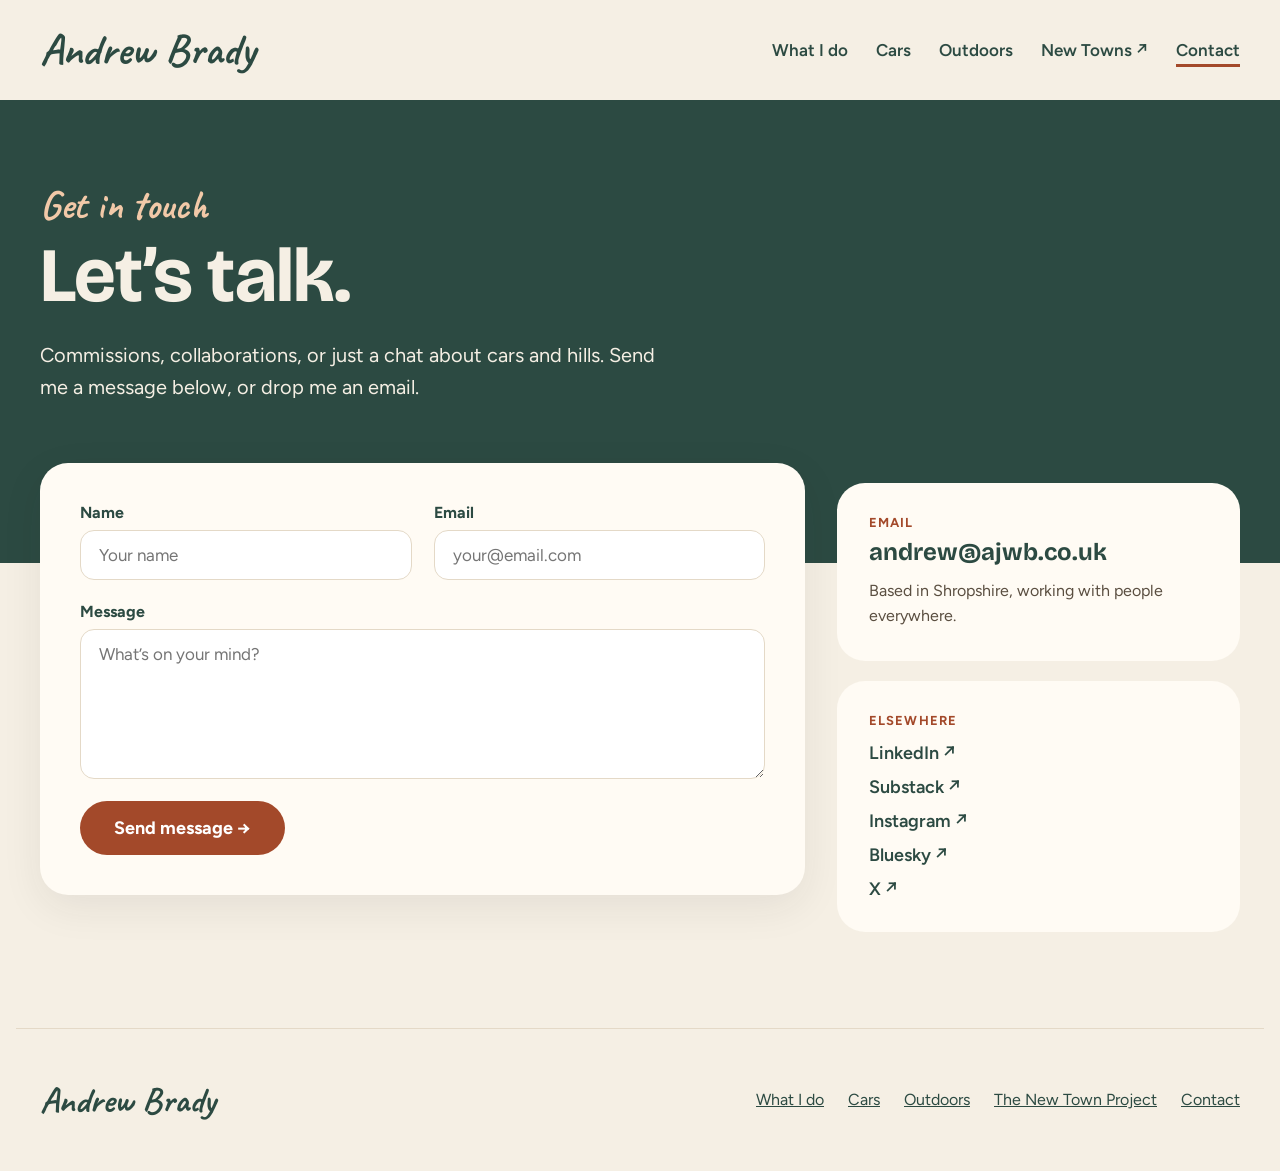
<file: contact.html>
<!DOCTYPE html>
<html lang="en-GB">
<head>
<meta charset="UTF-8"/>
<meta name="viewport" content="width=device-width, initial-scale=1.0"/>
<title>Contact – Andrew Brady</title>
<meta name="description" content="Get in touch with Andrew Brady about commissions, collaborations, or a chat about cars and the outdoors."/>
<link rel="canonical" href="https://andrewbrady.net/contact.html"/>
<link rel="icon" href="data:image/svg+xml,%3Csvg xmlns=%27http://www.w3.org/2000/svg%27 viewBox=%270 0 64 64%27%3E%3Crect width=%2764%27 height=%2764%27 rx=%2712%27 fill=%27%232C4A42%27/%3E%3Ctext x=%2732%27 y=%2743%27 font-family=%27Arial,sans-serif%27 font-size=%2728%27 font-weight=%27700%27 fill=%27white%27 text-anchor=%27middle%27%3EAB%3C/text%3E%3C/svg%3E"/>
<meta property="og:type" content="website"/>
<meta property="og:site_name" content="Andrew Brady"/>
<meta property="og:title" content="Contact – Andrew Brady"/>
<meta property="og:description" content="Get in touch with Andrew Brady about commissions, collaborations, or a chat about cars and the outdoors."/>
<meta property="og:url" content="https://andrewbrady.net/contact.html"/>
<meta property="og:image" content="https://andrewbrady.net/img/og-andrew-brady-headshot.jpg"/>
<meta name="twitter:card" content="summary_large_image"/>

<script async src="https://www.googletagmanager.com/gtag/js?id=G-EZ90FHD4YD"></script>
<script>
  window.dataLayer = window.dataLayer || [];
  function gtag(){dataLayer.push(arguments);}
  gtag('js', new Date());
  gtag('config', 'G-EZ90FHD4YD');
</script>
<link rel="preconnect" href="https://fonts.googleapis.com"/>
<link rel="preconnect" href="https://fonts.gstatic.com" crossorigin/>
<link href="https://fonts.googleapis.com/css2?family=Bricolage+Grotesque:opsz,wght@12..96,600;12..96,700&family=Figtree:wght@400;500;600;700&family=Caveat:wght@600;700&display=swap" rel="stylesheet"/>
<style>
body{margin:0;background:#F5EFE4}
a{color:#2C4A42}a:hover{color:#A3492A}

html{scroll-behavior:smooth}
img{max-width:100%}
details.acc>summary{list-style:none;box-sizing:border-box}
details.acc>summary::-webkit-details-marker{display:none}
details.acc .sign::before{content:'+'}
details.acc[open] .sign::before{content:'\2212'}
#form-confirmation[hidden]{display:none}
</style>
</head>
<body>
<div style="--primary:#2C4A42; --on-primary:#F5EFE4; --accent:#A3492A; --on-accent:#FFFFFF; --highlight:#F2C9A8; --bg:#F5EFE4; --surface:#FFFBF4; --text:#2A2622; --muted:#5A4E40; --line:#E4D9C7; --ph:#D9C9B0; font-family: 'Figtree', sans-serif; color: var(--text); background: var(--bg); width: 100%">

<header style="max-width: 1200px; margin: 0 auto; padding: 28px 24px; display: flex; flex-wrap: wrap; align-items: center; justify-content: space-between; gap: 16px">
<a href="index.html" style="font-family: 'Caveat', cursive; font-weight: 700; font-size: 44px; line-height: 1; color: var(--primary); text-decoration: none">Andrew Brady</a>
<nav aria-label="Primary" style="display: flex; flex-wrap: wrap; gap: 28px; font-size: 17px; font-weight: 600">
<a href="index.html#services" style="text-decoration: none">What I do</a>
<a href="cars.html" style="text-decoration: none">Cars</a>
<a href="outdoors.html" style="text-decoration: none">Outdoors</a>
<a href="https://newtowns.uk" style="text-decoration: none">New Towns ↗</a>
<a href="contact.html" aria-current="page" style="text-decoration: underline; text-decoration-color: var(--accent); text-decoration-thickness: 3px; text-underline-offset: 8px">Contact</a>
</nav>
</header>

<section style="background: var(--primary); color: var(--on-primary)">
<div style="max-width: 1200px; margin: 0 auto; padding: 80px 24px 160px">
<p style="font-family: 'Caveat', cursive; font-weight: 700; font-size: 40px; margin: 0 0 8px; color: var(--highlight)">Get in touch</p>
<h1 style="font-family: 'Bricolage Grotesque', sans-serif; font-size: clamp(48px, 6vw, 80px); font-weight: 700; line-height: 1; letter-spacing: -0.01em; margin: 0 0 24px">Let’s talk.</h1>
<p style="font-size: 20px; line-height: 1.6; max-width: 620px; margin: 0">Commissions, collaborations, or just a chat about cars and hills. Send me a message below, or drop me an email.</p>
</div>
</section>

<section style="max-width: 1200px; margin: -100px auto 0; padding: 0 24px 96px; display: flex; flex-wrap: wrap; gap: 32px; align-items: flex-start">

<div style="flex: 2 1 560px; min-width: 0; background: var(--surface); border-radius: 28px; padding: 40px; box-sizing: border-box; box-shadow: 0 12px 40px rgba(42, 38, 34, 0.08)">
<form id="contact-form" action="https://formspree.io/f/mkoyaykz" method="POST" style="display: flex; flex-direction: column; gap: 22px">
<div style="display: flex; flex-wrap: wrap; gap: 22px">
<div style="flex: 1 1 240px; min-width: 0; display: flex; flex-direction: column; gap: 8px">
<label for="cf-name" style="font-weight: 700; font-size: 16px; color: var(--primary)">Name</label>
<input id="cf-name" type="text" name="name" placeholder="Your name" style="font: inherit; font-size: 17px; padding: 14px 18px; border-radius: 14px; border: 1.5px solid var(--line); background: #FFFFFF; color: var(--text)" required>
</div>
<div style="flex: 1 1 240px; min-width: 0; display: flex; flex-direction: column; gap: 8px">
<label for="cf-email" style="font-weight: 700; font-size: 16px; color: var(--primary)">Email</label>
<input id="cf-email" type="email" name="email" placeholder="your@email.com" style="font: inherit; font-size: 17px; padding: 14px 18px; border-radius: 14px; border: 1.5px solid var(--line); background: #FFFFFF; color: var(--text)" required>
</div>
</div>
<div style="display: flex; flex-direction: column; gap: 8px">
<label for="cf-message" style="font-weight: 700; font-size: 16px; color: var(--primary)">Message</label>
<textarea required id="cf-message" name="message" rows="6" placeholder="What’s on your mind?" style="font: inherit; font-size: 17px; padding: 14px 18px; border-radius: 14px; border: 1.5px solid var(--line); background: #FFFFFF; color: var(--text); resize: vertical"></textarea>
</div>
<div>
<button type="submit" style="background: var(--accent); color: var(--on-accent); border: 0; font: inherit; font-weight: 700; font-size: 18px; padding: 16px 34px; border-radius: 999px; cursor: pointer">Send message →</button>
</div>
</form>
<div id="form-confirmation" hidden style="padding: 24px 0; text-align: center">
<p style="font-family: 'Caveat', cursive; font-weight: 700; font-size: 44px; margin: 0 0 8px; color: var(--accent)">Thank you!</p>
<p style="font-family: 'Bricolage Grotesque', sans-serif; font-size: 26px; font-weight: 700; margin: 0 0 12px; color: var(--primary)">Message sent – I’ll be in touch soon.</p>
</div>
</div>

<div style="flex: 1 1 300px; min-width: 0; padding-top: 20px">
<div style="background: var(--surface); border-radius: 28px; padding: 32px; margin-bottom: 20px">
<p style="font-size: 13px; font-weight: 700; letter-spacing: 0.08em; text-transform: uppercase; margin: 0 0 8px; color: var(--accent)">Email</p>
<a href="mailto:andrew@ajwb.co.uk" style="font-family: 'Bricolage Grotesque', sans-serif; font-size: 24px; font-weight: 700; color: var(--primary); text-decoration: none">andrew@ajwb.co.uk</a>
<p style="font-size: 16px; line-height: 1.6; margin: 12px 0 0; color: var(--muted)">Based in Shropshire, working with people everywhere.</p>
</div>
<div style="background: var(--surface); border-radius: 28px; padding: 32px">
<p style="font-size: 13px; font-weight: 700; letter-spacing: 0.08em; text-transform: uppercase; margin: 0 0 14px; color: var(--accent)">Elsewhere</p>
<nav aria-label="Social" style="display: flex; flex-direction: column; gap: 12px; font-size: 18px; font-weight: 600">
<a href="https://uk.linkedin.com/in/theandrewbrady" style="text-decoration: none">LinkedIn ↗</a>
<a href="https://andrewbradywrites.substack.com" style="text-decoration: none">Substack ↗</a>
<a href="https://instagram.com/TheAndrewBrady" style="text-decoration: none">Instagram ↗</a>
<a href="https://bsky.app/profile/andyjwb.co.uk" style="text-decoration: none">Bluesky ↗</a>
<a href="https://x.com/TheAndrewBrady" style="text-decoration: none">X ↗</a>
</nav>
</div>
</div>

</section>

<footer style="max-width: 1200px; margin: 0 auto; padding: 48px 24px; display: flex; flex-wrap: wrap; gap: 24px; align-items: center; justify-content: space-between; border-top: 1px solid var(--line)">
<a href="index.html" style="font-family: 'Caveat', cursive; font-weight: 700; font-size: 36px; color: var(--primary); text-decoration: none">Andrew Brady</a>
<nav aria-label="Footer" style="display: flex; flex-wrap: wrap; gap: 24px; font-size: 16px">
<a href="index.html#services">What I do</a>
<a href="cars.html">Cars</a>
<a href="outdoors.html">Outdoors</a>
<a href="https://newtowns.uk">The New Town Project</a>
<a href="contact.html">Contact</a>
</nav>
</footer>

</div>
<script>
document.getElementById('contact-form').addEventListener('submit', function (e) {
  e.preventDefault();
  var form = e.target, btn = form.querySelector('button[type=submit]');
  btn.textContent = 'Sending…'; btn.disabled = true;
  fetch(form.action, { method: 'POST', body: new FormData(form), headers: { 'Accept': 'application/json' } })
    .then(function (res) {
      if (res.ok) { form.hidden = true; document.getElementById('form-confirmation').hidden = false; }
      else { btn.textContent = 'Something went wrong – please email andrew@ajwb.co.uk'; btn.disabled = false; }
    })
    .catch(function () { btn.textContent = 'Something went wrong – please email andrew@ajwb.co.uk'; btn.disabled = false; });
});
</script>
</body>
</html>
</file>
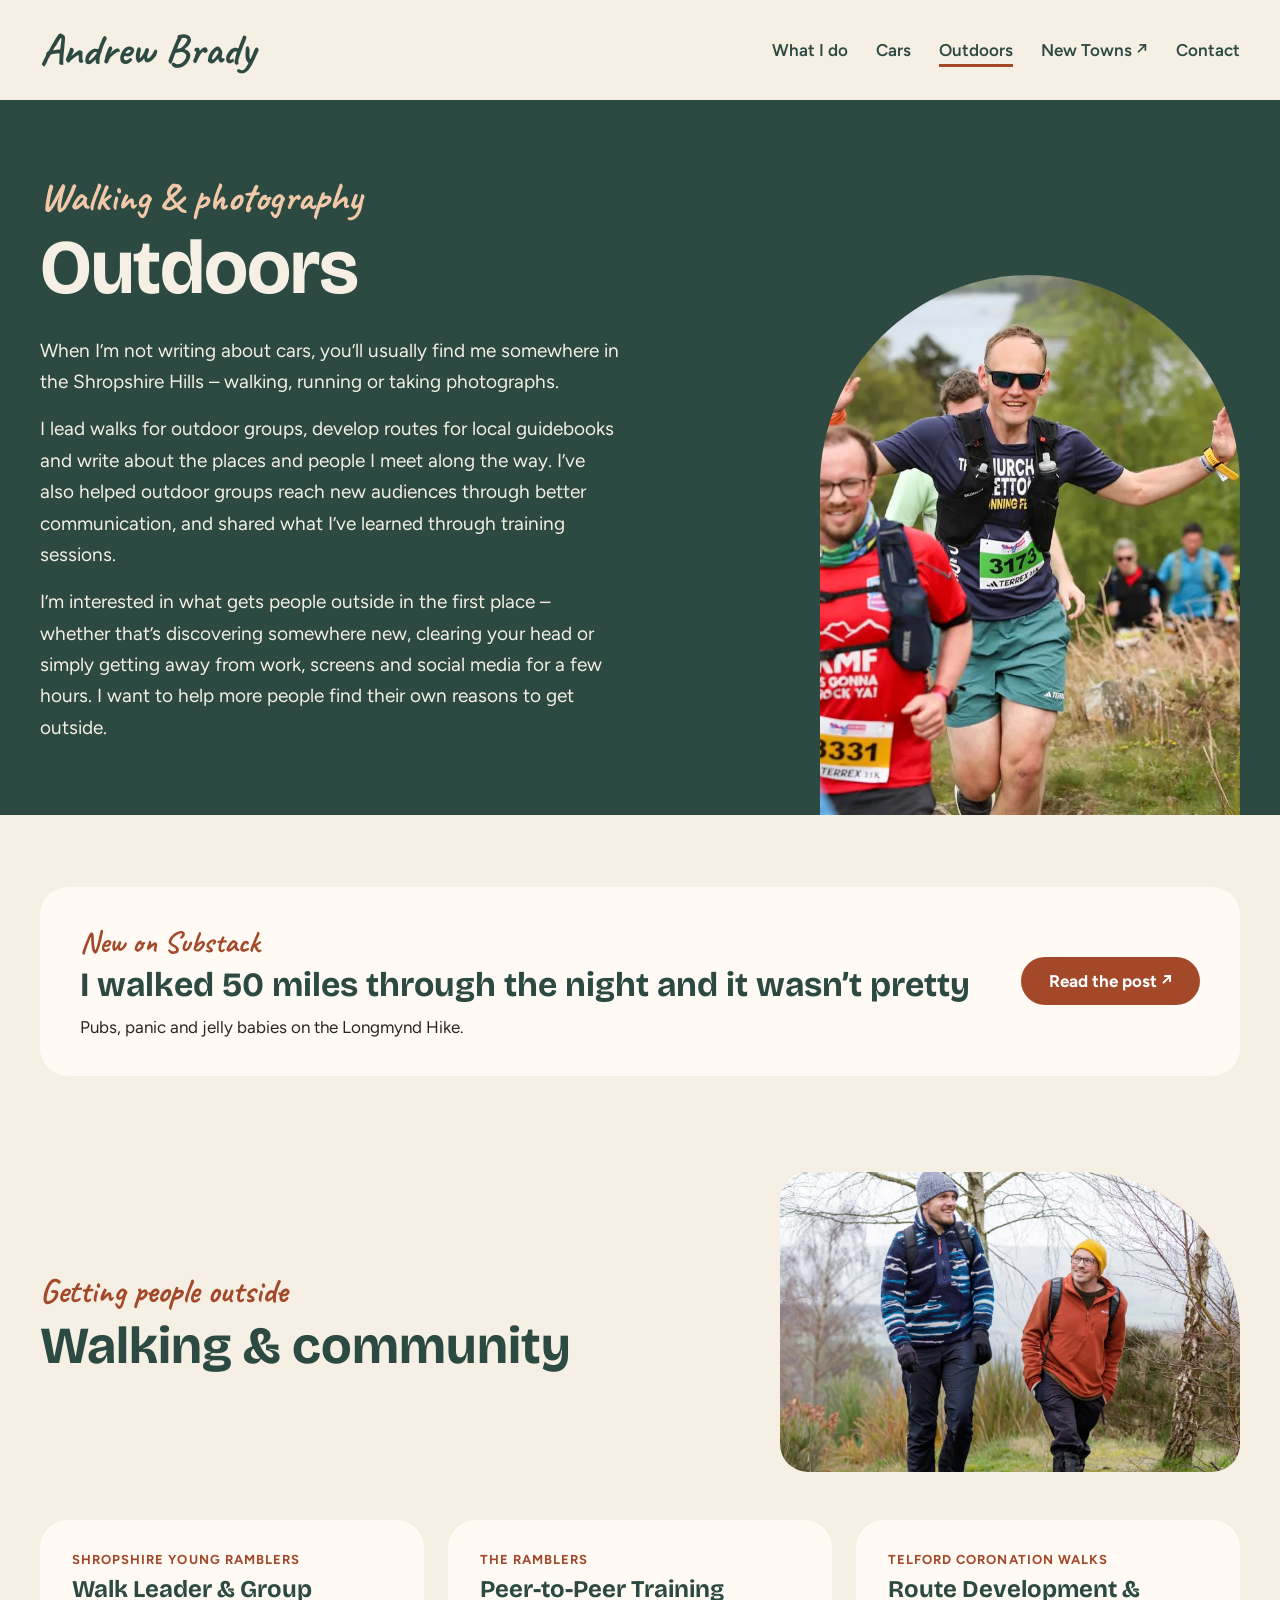
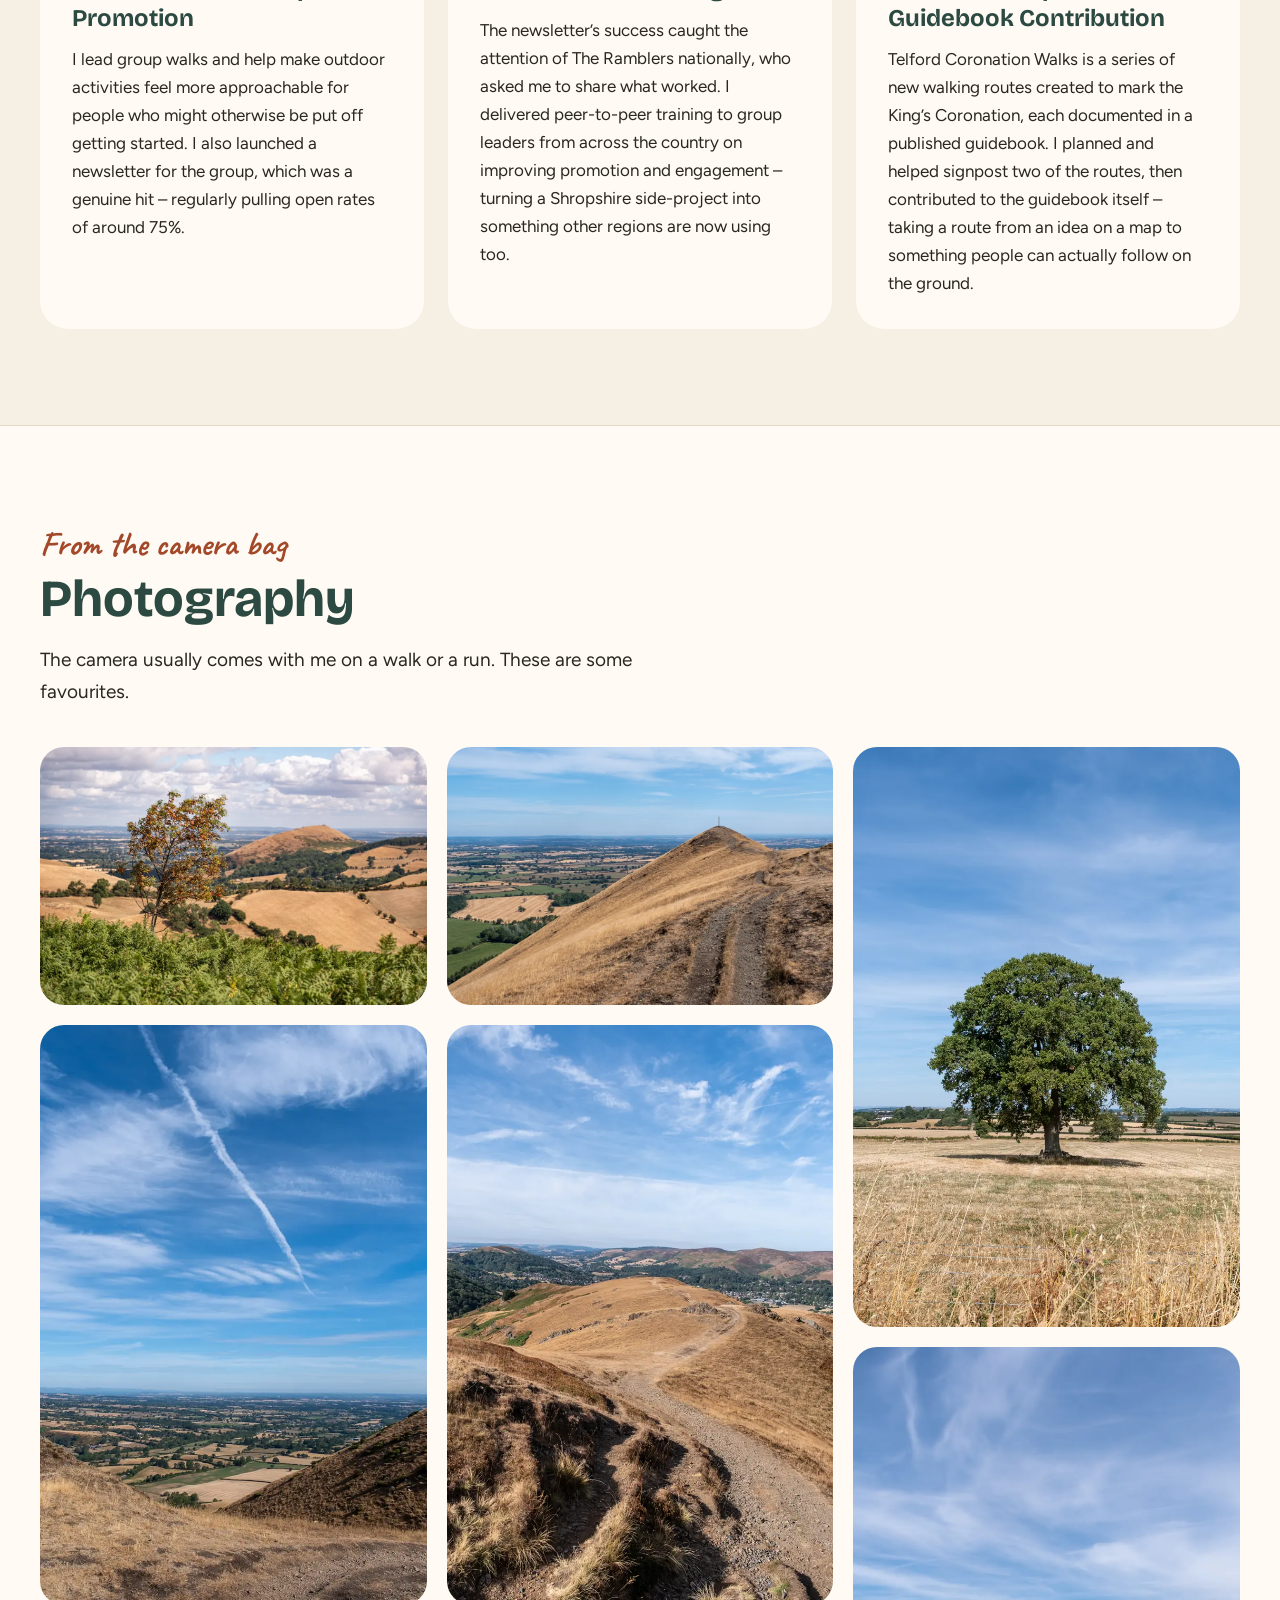
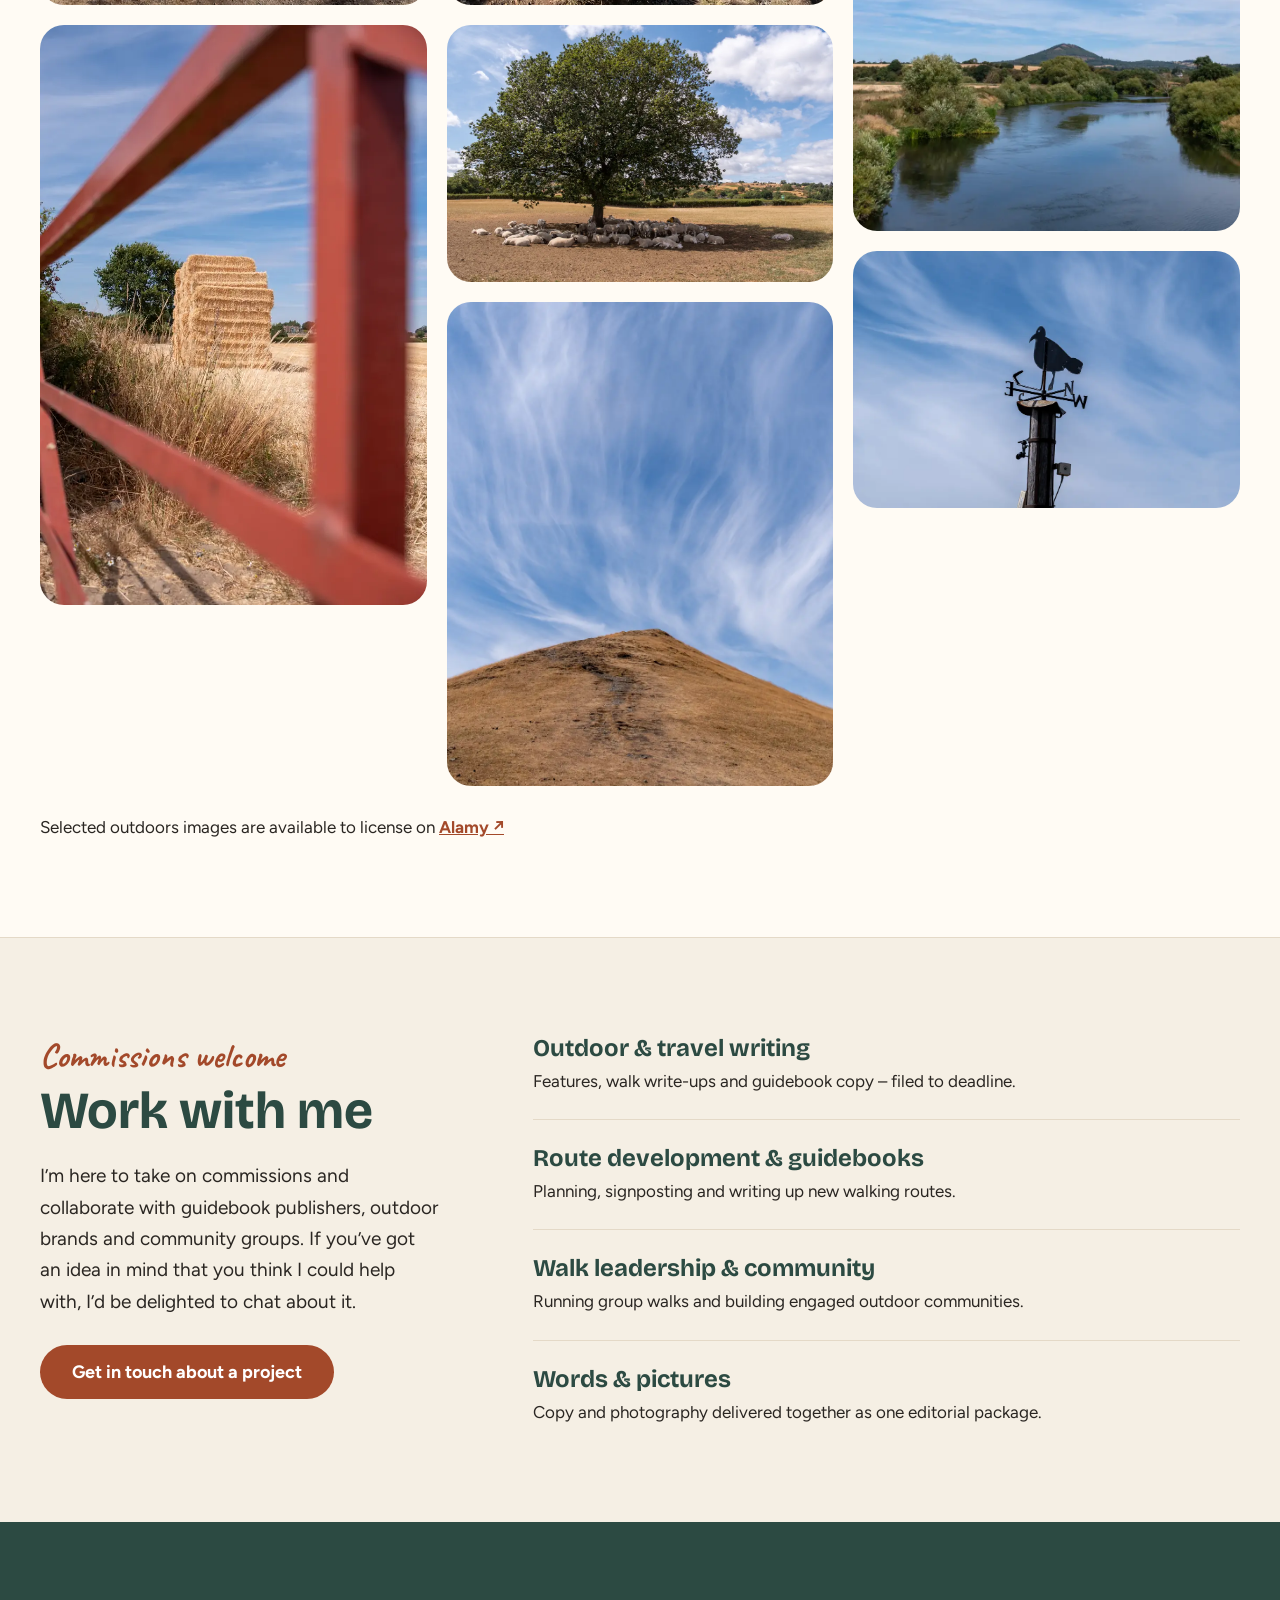
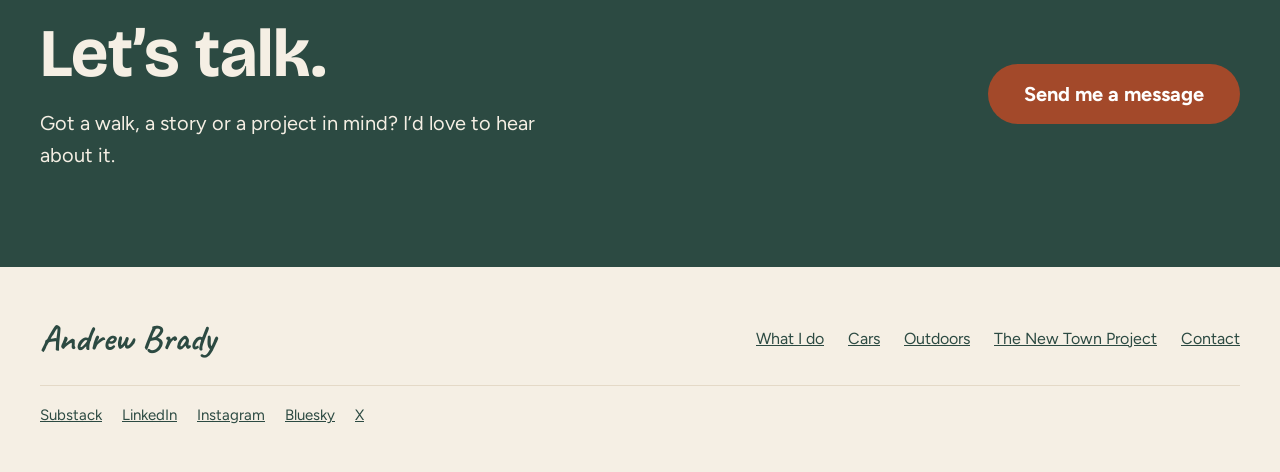
<file: outdoors.html>
<!DOCTYPE html>
<html lang="en-GB">
<head>
<meta charset="UTF-8"/>
<meta name="viewport" content="width=device-width, initial-scale=1.0"/>
<title>Outdoors – Andrew Brady</title>
<meta name="description" content="Andrew Brady on the outdoors: hill running, leading Ramblers walks, guidebook routes and photography from the Shropshire Hills."/>
<link rel="canonical" href="https://andrewbrady.net/outdoors.html"/>
<link rel="icon" href="data:image/svg+xml,%3Csvg xmlns=%27http://www.w3.org/2000/svg%27 viewBox=%270 0 64 64%27%3E%3Crect width=%2764%27 height=%2764%27 rx=%2712%27 fill=%27%232C4A42%27/%3E%3Ctext x=%2732%27 y=%2743%27 font-family=%27Arial,sans-serif%27 font-size=%2728%27 font-weight=%27700%27 fill=%27white%27 text-anchor=%27middle%27%3EAB%3C/text%3E%3C/svg%3E"/>
<meta property="og:type" content="website"/>
<meta property="og:site_name" content="Andrew Brady"/>
<meta property="og:title" content="Outdoors – Andrew Brady"/>
<meta property="og:description" content="Andrew Brady on the outdoors: hill running, leading Ramblers walks, guidebook routes and photography from the Shropshire Hills."/>
<meta property="og:url" content="https://andrewbrady.net/outdoors.html"/>
<meta property="og:image" content="https://andrewbrady.net/img/og-outdoors.jpg"/>
<meta name="twitter:card" content="summary_large_image"/>

<script async src="https://www.googletagmanager.com/gtag/js?id=G-EZ90FHD4YD"></script>
<script>
  window.dataLayer = window.dataLayer || [];
  function gtag(){dataLayer.push(arguments);}
  gtag('js', new Date());
  gtag('config', 'G-EZ90FHD4YD');
</script>
<link rel="preconnect" href="https://fonts.googleapis.com"/>
<link rel="preconnect" href="https://fonts.gstatic.com" crossorigin/>
<link href="https://fonts.googleapis.com/css2?family=Bricolage+Grotesque:opsz,wght@12..96,600;12..96,700&family=Figtree:wght@400;500;600;700&family=Caveat:wght@600;700&display=swap" rel="stylesheet"/>
<style>
body{margin:0;background:#F5EFE4}
a{color:#2C4A42}a:hover{color:#A3492A}

html{scroll-behavior:smooth}
img{max-width:100%}
details.acc>summary{list-style:none;box-sizing:border-box}
details.acc>summary::-webkit-details-marker{display:none}
details.acc .sign::before{content:'+'}
details.acc[open] .sign::before{content:'\2212'}
#form-confirmation[hidden]{display:none}
</style>
</head>
<body>
<div style="--primary:#2C4A42; --on-primary:#F5EFE4; --accent:#A3492A; --on-accent:#FFFFFF; --highlight:#F2C9A8; --bg:#F5EFE4; --surface:#FFFBF4; --text:#2A2622; --muted:#5A4E40; --line:#E4D9C7; --ph:#D9C9B0; font-family: 'Figtree', sans-serif; color: var(--text); background: var(--bg); width: 100%">

<header style="max-width: 1200px; margin: 0 auto; padding: 28px 24px; display: flex; flex-wrap: wrap; align-items: center; justify-content: space-between; gap: 16px">
<a href="index.html" style="font-family: 'Caveat', cursive; font-weight: 700; font-size: 44px; line-height: 1; color: var(--primary); text-decoration: none">Andrew Brady</a>
<nav aria-label="Primary" style="display: flex; flex-wrap: wrap; gap: 28px; font-size: 17px; font-weight: 600">
<a href="index.html#services" style="text-decoration: none">What I do</a>
<a href="cars.html" style="text-decoration: none">Cars</a>
<a href="outdoors.html" aria-current="page" style="text-decoration: underline; text-decoration-color: var(--accent); text-decoration-thickness: 3px; text-underline-offset: 8px">Outdoors</a>
<a href="https://newtowns.uk" style="text-decoration: none">New Towns ↗</a>
<a href="contact.html" style="text-decoration: none">Contact</a>
</nav>
</header>

<section style="background: var(--primary); color: var(--on-primary)">
<div style="max-width: 1200px; margin: 0 auto; padding: 72px 24px 0; display: flex; flex-wrap: wrap; gap: 48px; align-items: flex-end">
<div style="flex: 1 1 520px; min-width: 0; padding-bottom: 72px">
<p style="font-family: 'Caveat', cursive; font-weight: 700; font-size: 40px; margin: 0 0 8px; color: var(--highlight)">Walking &amp; photography</p>
<h1 style="font-family: 'Bricolage Grotesque', sans-serif; font-size: clamp(48px, 6vw, 80px); font-weight: 700; line-height: 1; letter-spacing: -0.01em; margin: 0 0 28px">Outdoors</h1>
<p style="font-size: 19px; line-height: 1.65; max-width: 580px; margin: 0 0 16px">When I’m not writing about cars, you’ll usually find me somewhere in the Shropshire Hills – walking, running or taking photographs.</p>
<p style="font-size: 19px; line-height: 1.65; max-width: 580px; margin: 0 0 16px">I lead walks for outdoor groups, develop routes for local guidebooks and write about the places and people I meet along the way. I’ve also helped outdoor groups reach new audiences through better communication, and shared what I’ve learned through training sessions.</p>
<p style="font-size: 19px; line-height: 1.65; max-width: 580px; margin: 0">I’m interested in what gets people outside in the first place – whether that’s discovering somewhere new, clearing your head or simply getting away from work, screens and social media for a few hours. I want to help more people find their own reasons to get outside.</p>
</div>
<img src="img/andrew-brady-trail-race-colour.webp" alt="Andy running a trail race, arms out and grinning" style="flex: 0 1 420px; min-width: 260px; width: 420px; height: 540px; border-radius: 220px 220px 0 0; object-fit: cover; object-position: 52% 30%; display: block">
</div>
</section>

<section style="max-width: 1200px; margin: 0 auto; padding: 72px 24px 0">
<a href="https://andrewbradywrites.substack.com/p/i-walked-50-miles-through-the-night" style="text-decoration: none; color: var(--text); background: var(--surface); border-radius: 28px; padding: 36px 40px; display: flex; flex-wrap: wrap; gap: 16px 40px; align-items: center; justify-content: space-between">
<span style="flex: 1 1 520px; min-width: 0; display: block">
<span style="display: block; font-family: 'Caveat', cursive; font-weight: 700; font-size: 30px; color: var(--accent); margin-bottom: 4px">New on Substack</span>
<span style="display: block; font-family: 'Bricolage Grotesque', sans-serif; font-size: clamp(24px, 2.8vw, 34px); font-weight: 700; line-height: 1.2; color: var(--primary); margin-bottom: 8px">I walked 50 miles through the night and it wasn’t pretty</span>
<span style="display: block; font-size: 17px; line-height: 1.55">Pubs, panic and jelly babies on the Longmynd Hike.</span>
</span>
<span style="flex: 0 0 auto; background: var(--accent); color: var(--on-accent); font-weight: 700; font-size: 17px; padding: 14px 28px; border-radius: 999px">Read the post ↗</span>
</a>
</section>

<section id="community" style="max-width: 1200px; margin: 0 auto; padding: 96px 24px">
<div style="display: flex; flex-wrap: wrap; gap: 48px 64px; align-items: center; margin-bottom: 48px">
<div style="flex: 1 1 420px; min-width: 0">
<p style="font-family: 'Caveat', cursive; font-weight: 700; font-size: 34px; color: var(--accent); margin: 0 0 6px">Getting people outside</p>
<h2 style="font-family: 'Bricolage Grotesque', sans-serif; font-size: clamp(34px, 4.2vw, 52px); font-weight: 700; line-height: 1.1; margin: 0; color: var(--primary)">Walking &amp; community</h2>
</div>
<img loading="lazy" src="img/andrew-brady-walking-with-a-friend.webp" alt="Andy and a friend walking a gravel path through birch woods" style="flex: 0 1 460px; min-width: 260px; width: 460px; height: 300px; border-radius: 28px 160px 28px 28px; object-fit: cover; object-position: 50% 40%; display: block">
</div>
<div style="display: grid; grid-template-columns: repeat(auto-fit, minmax(min(300px, 100%), 1fr)); gap: 24px">
<div style="background: var(--surface); border-radius: 28px; padding: 32px">
<p style="font-size: 13px; font-weight: 700; letter-spacing: 0.08em; text-transform: uppercase; margin: 0 0 8px; color: var(--accent)">Shropshire Young Ramblers</p>
<h3 style="font-family: 'Bricolage Grotesque', sans-serif; font-size: 24px; font-weight: 700; line-height: 1.2; margin: 0 0 12px; color: var(--primary)">Walk Leader &amp; Group Promotion</h3>
<p style="font-size: 17px; line-height: 1.65; margin: 0">I lead group walks and help make outdoor activities feel more approachable for people who might otherwise be put off getting started. I also launched a newsletter for the group, which was a genuine hit – regularly pulling open rates of around 75%.</p>
</div>
<div style="background: var(--surface); border-radius: 28px; padding: 32px">
<p style="font-size: 13px; font-weight: 700; letter-spacing: 0.08em; text-transform: uppercase; margin: 0 0 8px; color: var(--accent)">The Ramblers</p>
<h3 style="font-family: 'Bricolage Grotesque', sans-serif; font-size: 24px; font-weight: 700; line-height: 1.2; margin: 0 0 12px; color: var(--primary)">Peer-to-Peer Training</h3>
<p style="font-size: 17px; line-height: 1.65; margin: 0">The newsletter’s success caught the attention of The Ramblers nationally, who asked me to share what worked. I delivered peer-to-peer training to group leaders from across the country on improving promotion and engagement – turning a Shropshire side-project into something other regions are now using too.</p>
</div>
<div style="background: var(--surface); border-radius: 28px; padding: 32px">
<p style="font-size: 13px; font-weight: 700; letter-spacing: 0.08em; text-transform: uppercase; margin: 0 0 8px; color: var(--accent)">Telford Coronation Walks</p>
<h3 style="font-family: 'Bricolage Grotesque', sans-serif; font-size: 24px; font-weight: 700; line-height: 1.2; margin: 0 0 12px; color: var(--primary)">Route Development &amp; Guidebook Contribution</h3>
<p style="font-size: 17px; line-height: 1.65; margin: 0">Telford Coronation Walks is a series of new walking routes created to mark the King’s Coronation, each documented in a published guidebook. I planned and helped signpost two of the routes, then contributed to the guidebook itself – taking a route from an idea on a map to something people can actually follow on the ground.</p>
</div>
</div>
</section>

<section id="photography" style="background: var(--surface); border-top: 1px solid var(--line)">
<div style="max-width: 1200px; margin: 0 auto; padding: 96px 24px">
<p style="font-family: 'Caveat', cursive; font-weight: 700; font-size: 34px; color: var(--accent); margin: 0 0 6px">From the camera bag</p>
<h2 style="font-family: 'Bricolage Grotesque', sans-serif; font-size: clamp(34px, 4.2vw, 52px); font-weight: 700; line-height: 1.1; margin: 0 0 16px; color: var(--primary)">Photography</h2>
<p style="font-size: 19px; line-height: 1.65; margin: 0 0 40px; max-width: 640px">The camera usually comes with me on a walk or a run. These are some favourites.</p>
<div style="columns: 3 300px; column-gap: 20px">
<figure style="margin: 0 0 20px; break-inside: avoid"><img loading="lazy" src="img/outdoors-a-rowan-tree-in-autumn-colour-above-brac.webp" alt="A rowan tree in autumn colour above bracken, with a sunlit hill behind" style="width: 100%; height: auto; border-radius: 24px; display: block"></figure>
<figure style="margin: 0 0 20px; break-inside: avoid"><img loading="lazy" src="img/outdoors-a-vapour-trail-across-a-deep-blue-sky-ab.webp" alt="A vapour trail across a deep blue sky above patchwork farmland" style="width: 100%; height: auto; border-radius: 24px; display: block"></figure>
<figure style="margin: 0 0 20px; break-inside: avoid"><img loading="lazy" src="img/outdoors-stacked-straw-bales-in-a-field-framed-th.webp" alt="Stacked straw bales in a field, framed through a red farm gate" style="width: 100%; height: auto; border-radius: 24px; display: block"></figure>
<figure style="margin: 0 0 20px; break-inside: avoid"><img loading="lazy" src="img/outdoors-a-footpath-climbing-a-bare-sun-baked-hil.webp" alt="A footpath climbing a bare, sun-baked hill topped with a mast" style="width: 100%; height: auto; border-radius: 24px; display: block"></figure>
<figure style="margin: 0 0 20px; break-inside: avoid"><img loading="lazy" src="img/outdoors-a-hill-path-winding-along-a-ridge-toward.webp" alt="A hill path winding along a ridge towards a distant valley" style="width: 100%; height: auto; border-radius: 24px; display: block"></figure>
<figure style="margin: 0 0 20px; break-inside: avoid"><img loading="lazy" src="img/outdoors-sheep-sheltering-from-the-sun-in-the-sha.webp" alt="Sheep sheltering from the sun in the shade of a large oak tree" style="width: 100%; height: auto; border-radius: 24px; display: block"></figure>
<figure style="margin: 0 0 20px; break-inside: avoid"><img loading="lazy" src="img/outdoors-a-grassy-hill-summit-beneath-streaks-of.webp" alt="A grassy hill summit beneath streaks of cirrus cloud" style="width: 100%; height: auto; border-radius: 24px; display: block"></figure>
<figure style="margin: 0 0 20px; break-inside: avoid"><img loading="lazy" src="img/outdoors-a-lone-oak-tree-in-a-parched-summer-fiel.webp" alt="A lone oak tree in a parched summer field" style="width: 100%; height: auto; border-radius: 24px; display: block"></figure>
<figure style="margin: 0 0 20px; break-inside: avoid"><img loading="lazy" src="img/outdoors-a-calm-river-running-towards-a-wooded-hi.webp" alt="A calm river running towards a wooded hill under wispy cloud" style="width: 100%; height: auto; border-radius: 24px; display: block"></figure>
<figure style="margin: 0 0 20px; break-inside: avoid"><img loading="lazy" src="img/outdoors-a-weathervane-with-a-bird-silhouette-aga.webp" alt="A weathervane with a bird silhouette against a blue sky" style="width: 100%; height: auto; border-radius: 24px; display: block"></figure>
</div>
<p style="font-size: 17px; line-height: 1.6; margin: 28px 0 0">Selected outdoors images are available to license on <a href="https://www.alamy.com/stock-photo/?cid=8FUHLEPSWVBFGDLKY792BK6RLAHJVRHVUG6FV9LC77M8G896FD4SHR4P6L8GFXTQ&amp;sortBy=relevant" style="font-weight: 700; color: var(--accent)">Alamy ↗</a></p>
</div>
</section>

<section id="services" style="border-top: 1px solid var(--line)">
<div style="max-width: 1200px; margin: 0 auto; padding: 96px 24px; display: flex; flex-wrap: wrap; gap: 48px 80px; align-items: flex-start">
<div style="flex: 1 1 320px; min-width: 0">
<p style="font-family: 'Caveat', cursive; font-weight: 700; font-size: 34px; color: var(--accent); margin: 0 0 6px">Commissions welcome</p>
<h2 style="font-family: 'Bricolage Grotesque', sans-serif; font-size: clamp(34px, 4.2vw, 52px); font-weight: 700; line-height: 1.1; margin: 0 0 20px; color: var(--primary)">Work with me</h2>
<p style="font-size: 19px; line-height: 1.65; margin: 0 0 28px; max-width: 400px">I’m here to take on commissions and collaborate with guidebook publishers, outdoor brands and community groups. If you’ve got an idea in mind that you think I could help with, I’d be delighted to chat about it.</p>
<a href="contact.html" style="display: inline-block; background: var(--accent); color: var(--on-accent); text-decoration: none; font-weight: 700; font-size: 18px; padding: 16px 32px; border-radius: 999px">Get in touch about a project</a>
</div>
<div style="flex: 2 1 520px; min-width: 0">
<div style="padding: 0 0 24px">
<h3 style="font-family: 'Bricolage Grotesque', sans-serif; font-size: 24px; font-weight: 700; margin: 0 0 6px; color: var(--primary)">Outdoor &amp; travel writing</h3>
<p style="font-size: 17px; line-height: 1.6; margin: 0">Features, walk write-ups and guidebook copy – filed to deadline.</p>
</div>
<div style="border-top: 1px solid var(--line); padding: 24px 0">
<h3 style="font-family: 'Bricolage Grotesque', sans-serif; font-size: 24px; font-weight: 700; margin: 0 0 6px; color: var(--primary)">Route development &amp; guidebooks</h3>
<p style="font-size: 17px; line-height: 1.6; margin: 0">Planning, signposting and writing up new walking routes.</p>
</div>
<div style="border-top: 1px solid var(--line); padding: 24px 0">
<h3 style="font-family: 'Bricolage Grotesque', sans-serif; font-size: 24px; font-weight: 700; margin: 0 0 6px; color: var(--primary)">Walk leadership &amp; community</h3>
<p style="font-size: 17px; line-height: 1.6; margin: 0">Running group walks and building engaged outdoor communities.</p>
</div>
<div style="border-top: 1px solid var(--line); padding: 24px 0 0">
<h3 style="font-family: 'Bricolage Grotesque', sans-serif; font-size: 24px; font-weight: 700; margin: 0 0 6px; color: var(--primary)">Words &amp; pictures</h3>
<p style="font-size: 17px; line-height: 1.6; margin: 0">Copy and photography delivered together as one editorial package.</p>
</div>
</div>
</div>
</section>

<section style="background: var(--primary); color: var(--on-primary)">
<div style="max-width: 1200px; margin: 0 auto; padding: 96px 24px; display: flex; flex-wrap: wrap; gap: 40px; align-items: center; justify-content: space-between">
<div style="flex: 1 1 520px; min-width: 0">
<h2 style="font-family: 'Bricolage Grotesque', sans-serif; font-size: clamp(42px, 5.4vw, 68px); font-weight: 700; line-height: 1.05; margin: 0 0 18px">Let’s talk.</h2>
<p style="font-size: 20px; line-height: 1.6; margin: 0; max-width: 540px">Got a walk, a story or a project in mind? I’d love to hear about it.</p>
</div>
<a href="contact.html" style="background: var(--accent); color: var(--on-accent); text-decoration: none; font-weight: 700; font-size: 20px; padding: 18px 36px; border-radius: 999px">Send me a message</a>
</div>
</section>

<footer style="max-width: 1200px; margin: 0 auto; padding: 48px 24px; display: flex; flex-wrap: wrap; gap: 24px; align-items: center; justify-content: space-between">
<a href="index.html" style="font-family: 'Caveat', cursive; font-weight: 700; font-size: 36px; color: var(--primary); text-decoration: none">Andrew Brady</a>
<nav aria-label="Footer" style="display: flex; flex-wrap: wrap; gap: 24px; font-size: 16px">
<a href="index.html#services">What I do</a>
<a href="cars.html">Cars</a>
<a href="outdoors.html">Outdoors</a>
<a href="https://newtowns.uk">The New Town Project</a>
<a href="contact.html">Contact</a>
</nav>
<nav aria-label="Elsewhere" style="flex-basis: 100%; display: flex; flex-wrap: wrap; gap: 20px; font-size: 15px; padding-top: 20px; border-top: 1px solid var(--line)">
<a href="https://andrewbradywrites.substack.com">Substack</a>
<a href="https://uk.linkedin.com/in/theandrewbrady">LinkedIn</a>
<a href="https://instagram.com/TheAndrewBrady">Instagram</a>
<a href="https://bsky.app/profile/andyjwb.co.uk">Bluesky</a>
<a href="https://x.com/TheAndrewBrady">X</a>
</nav>
</footer>

</div>
</body>
</html>
</file>
